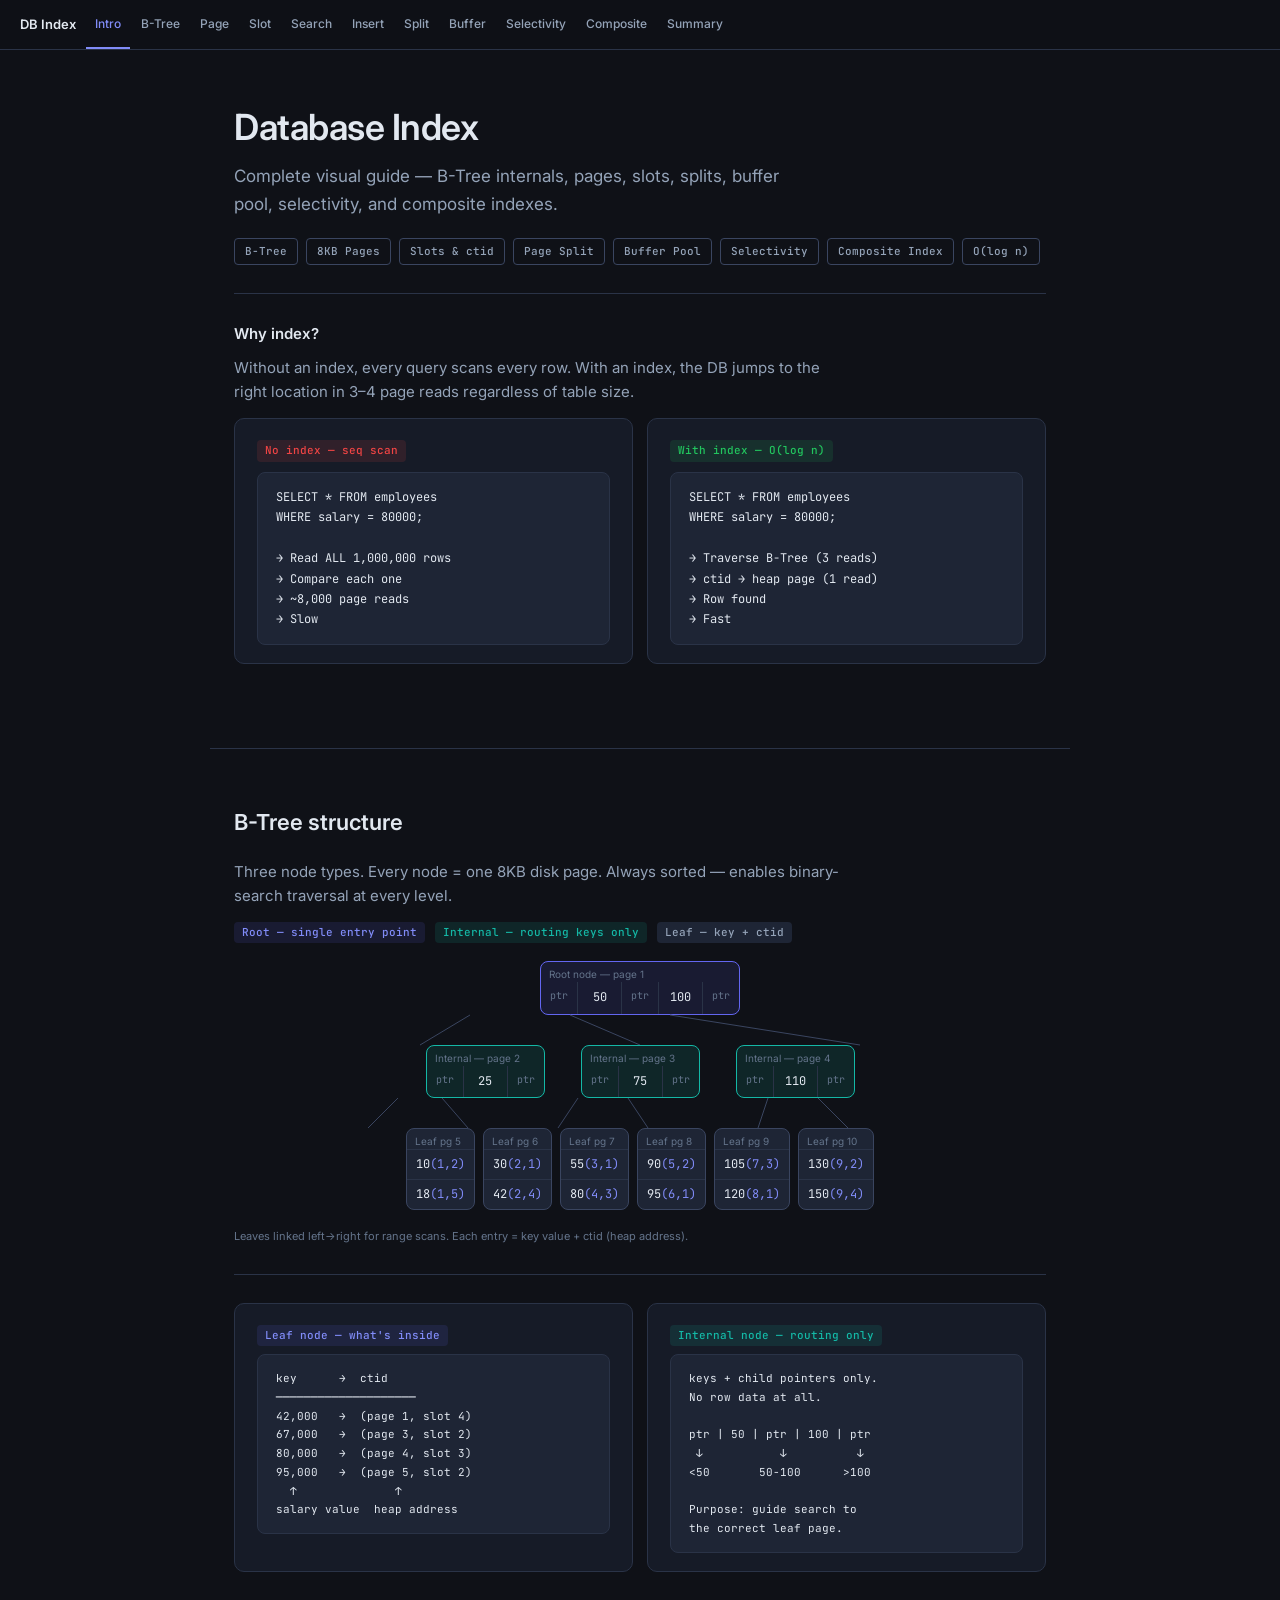
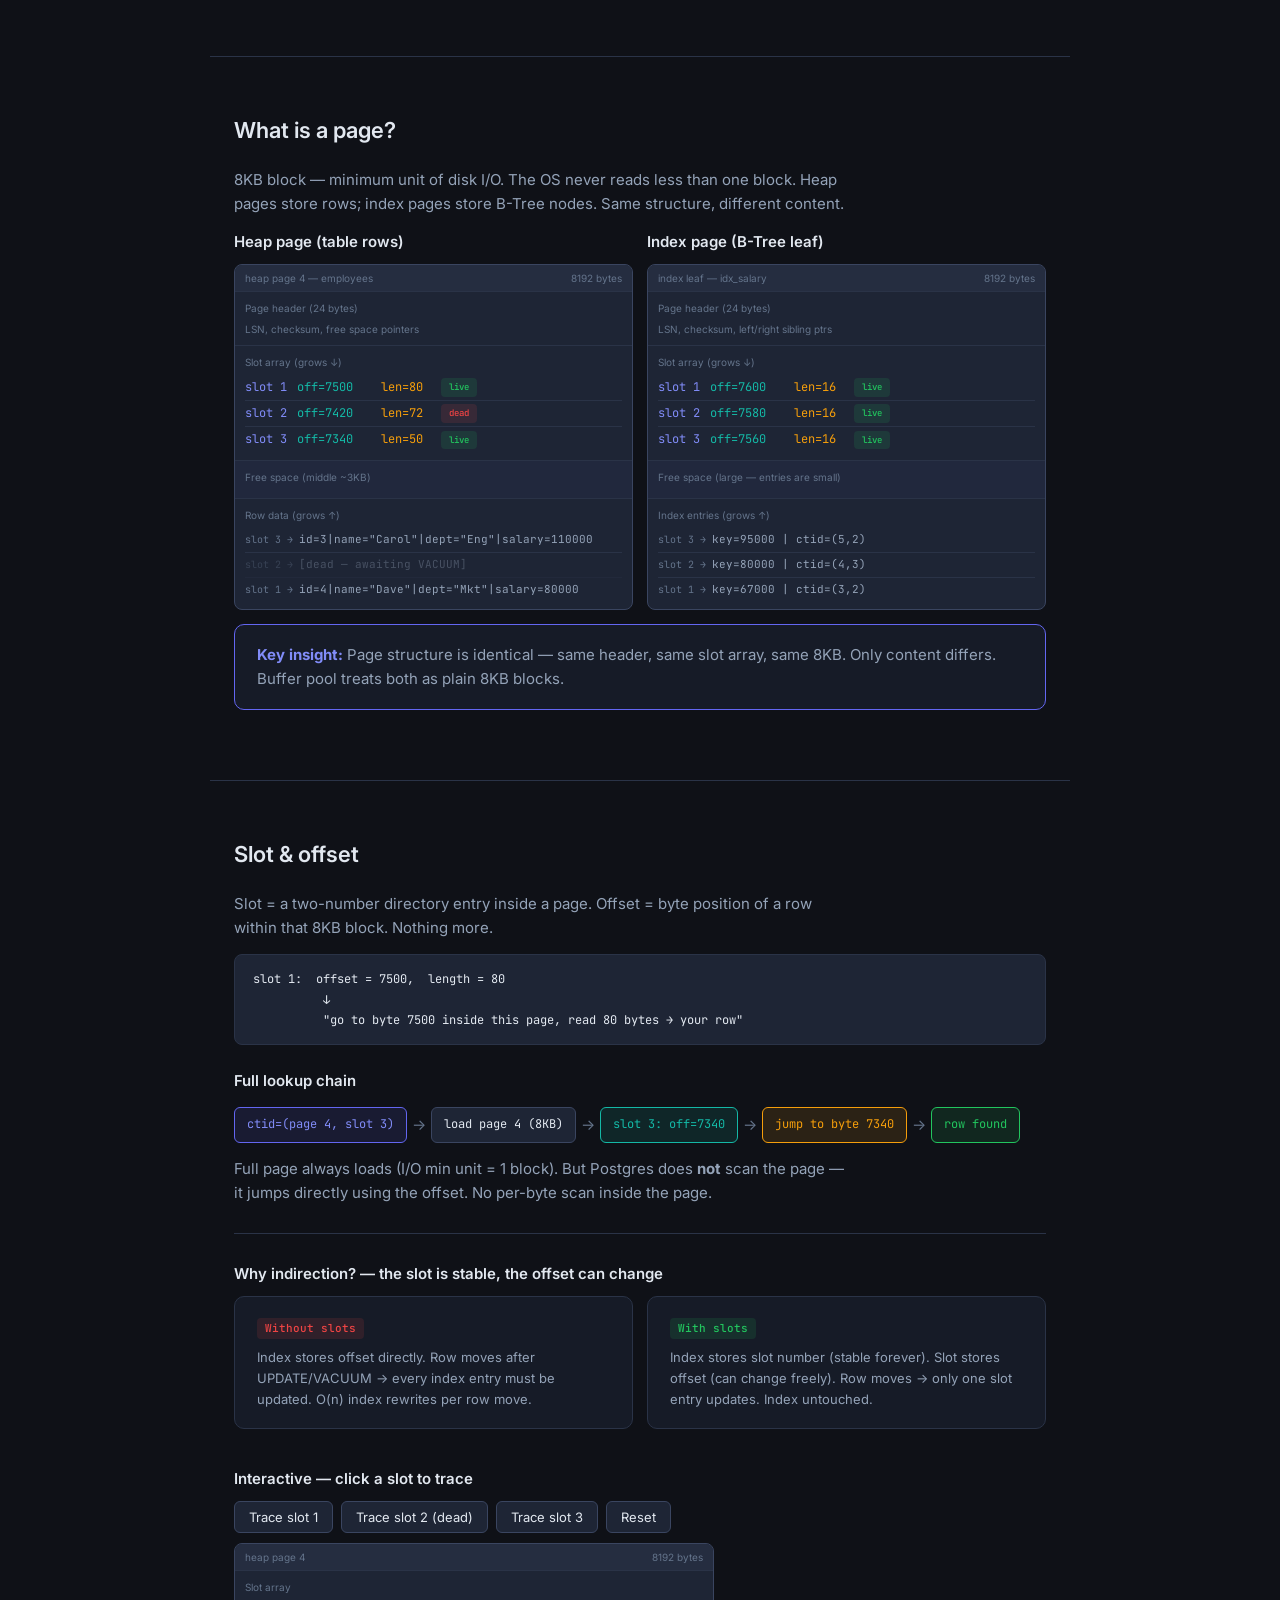
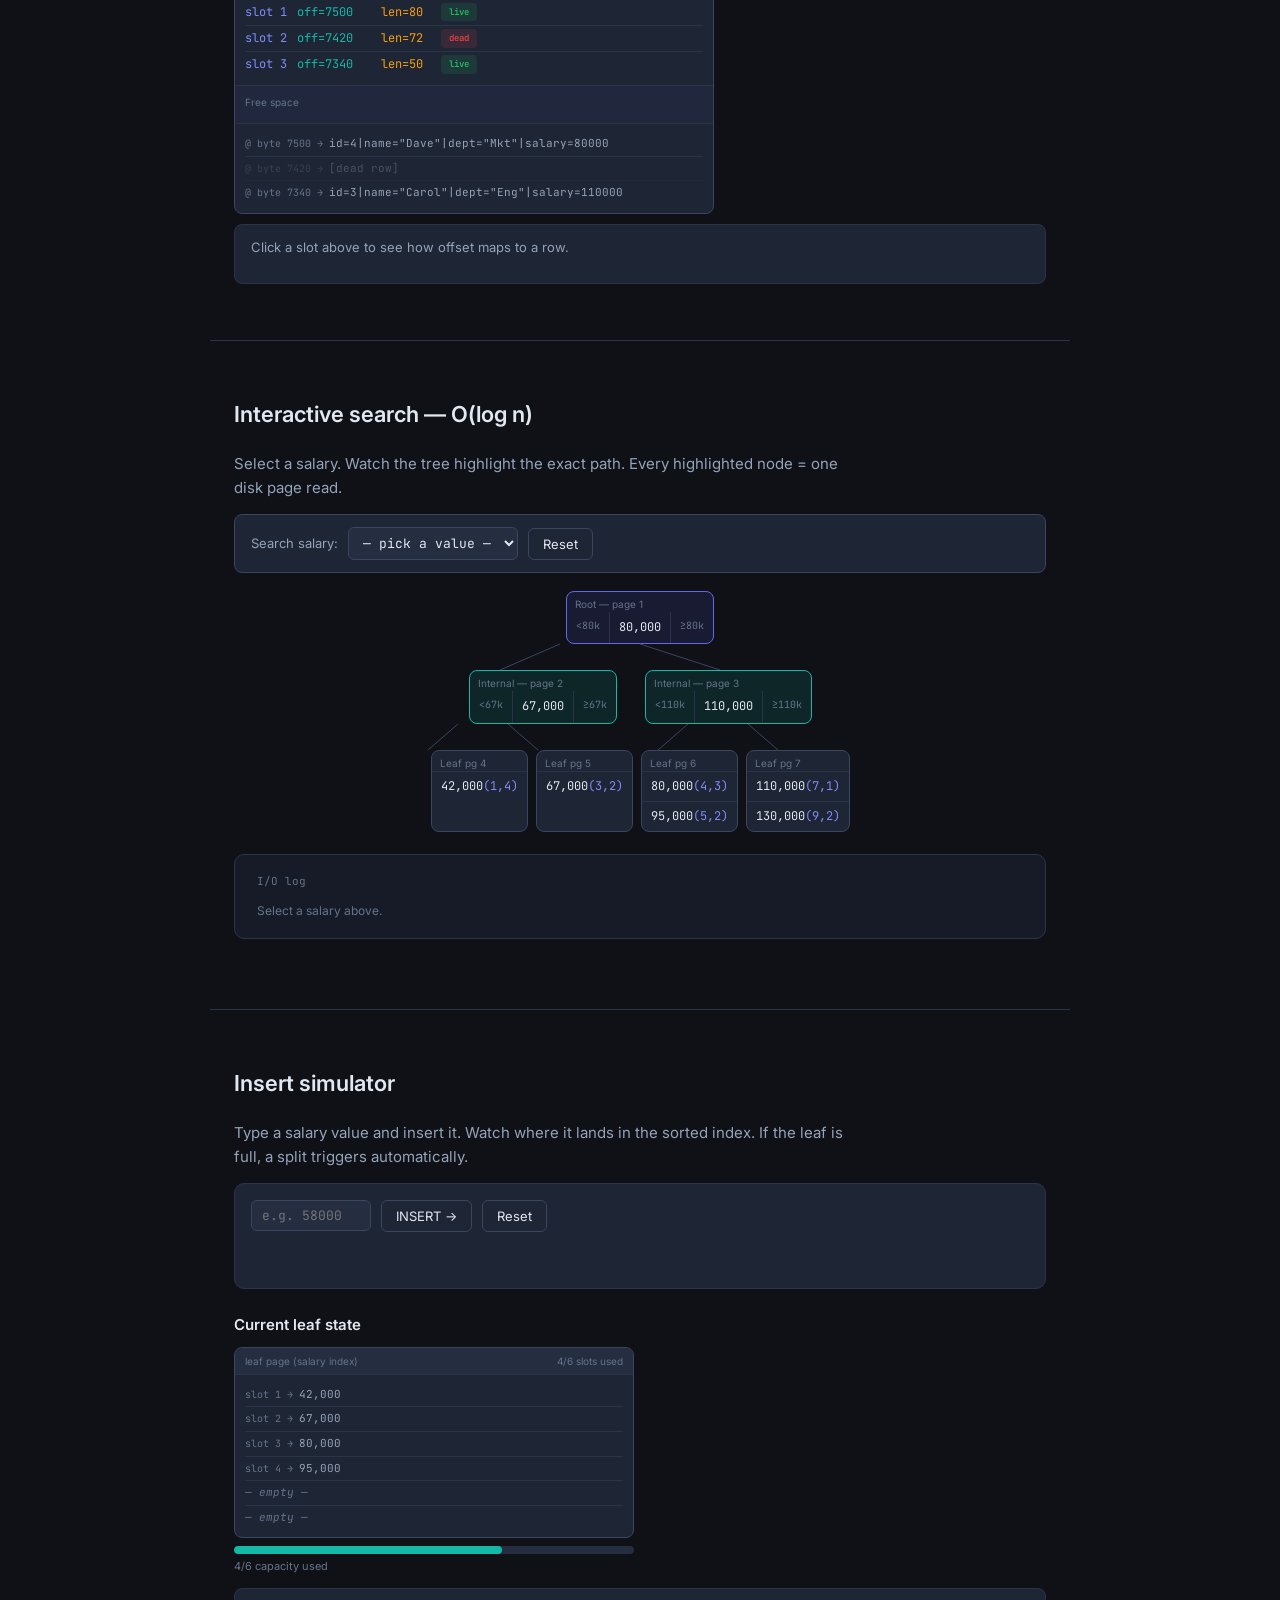
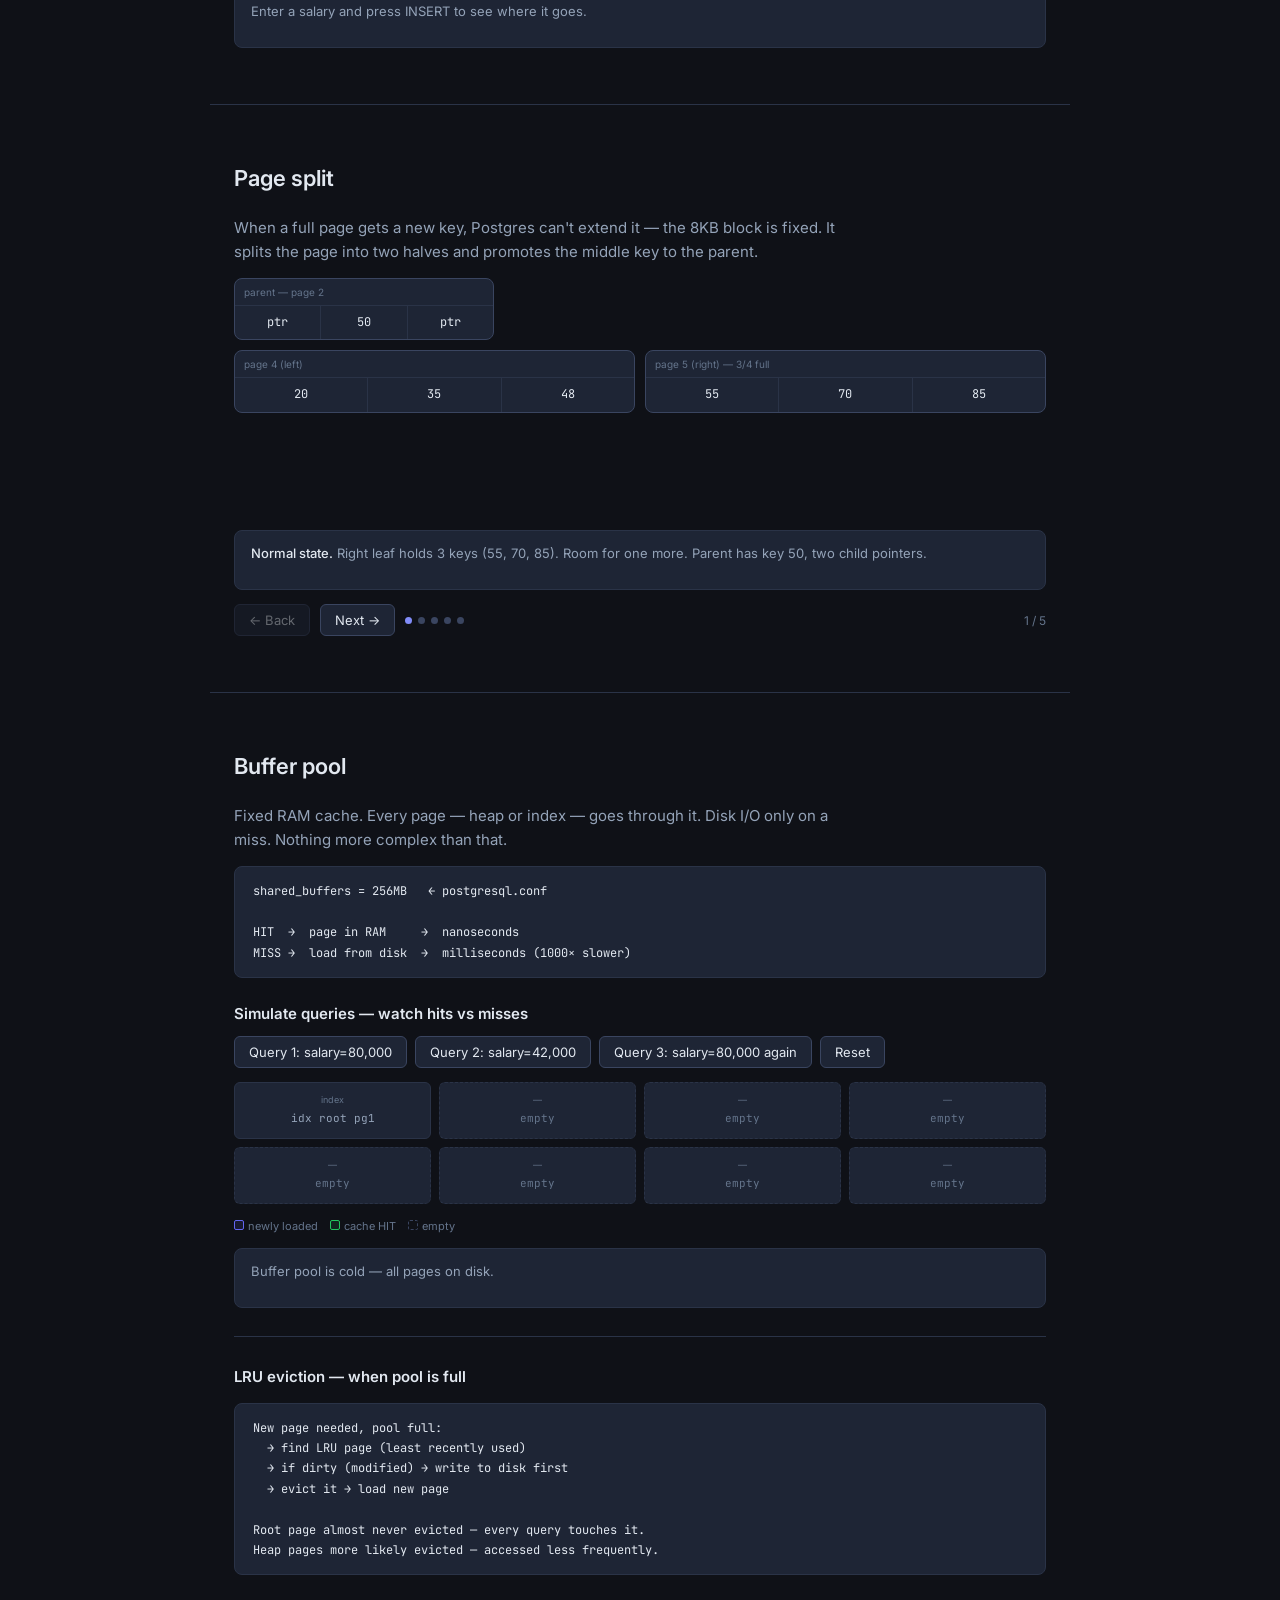
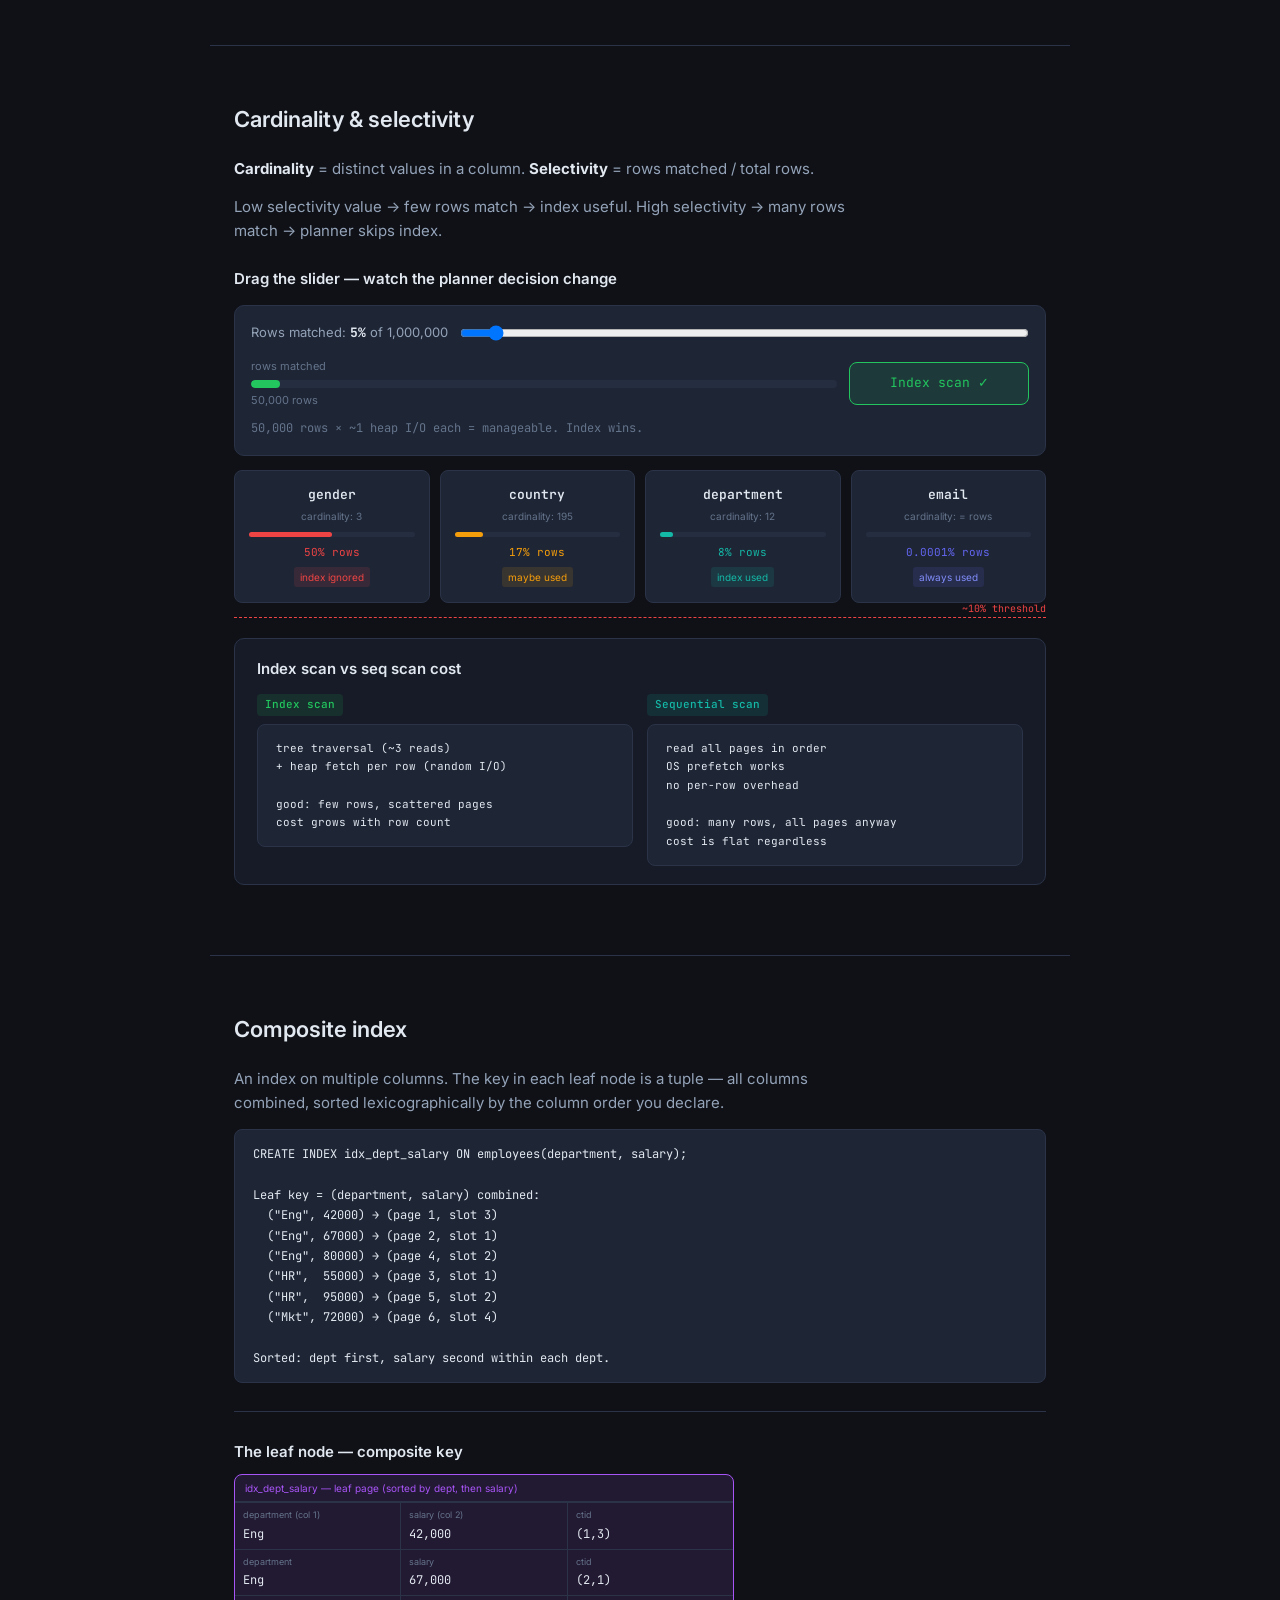
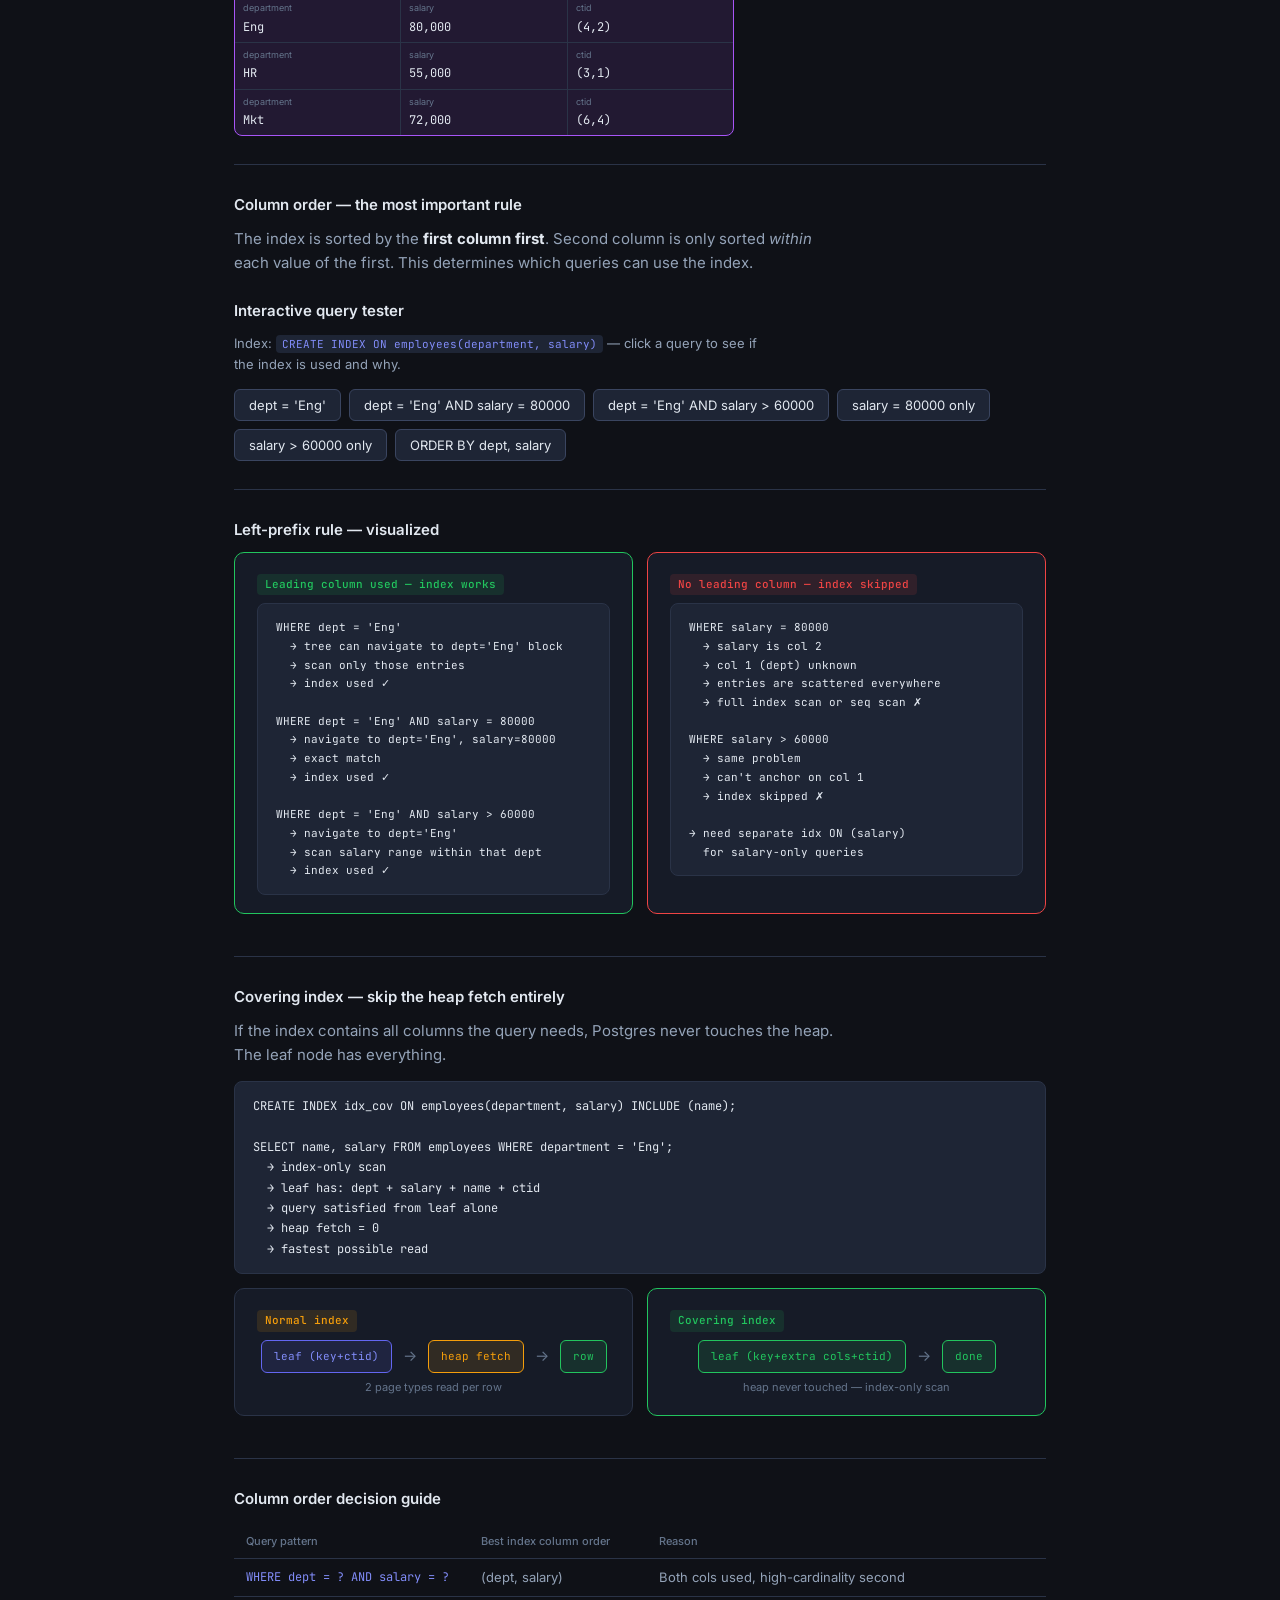
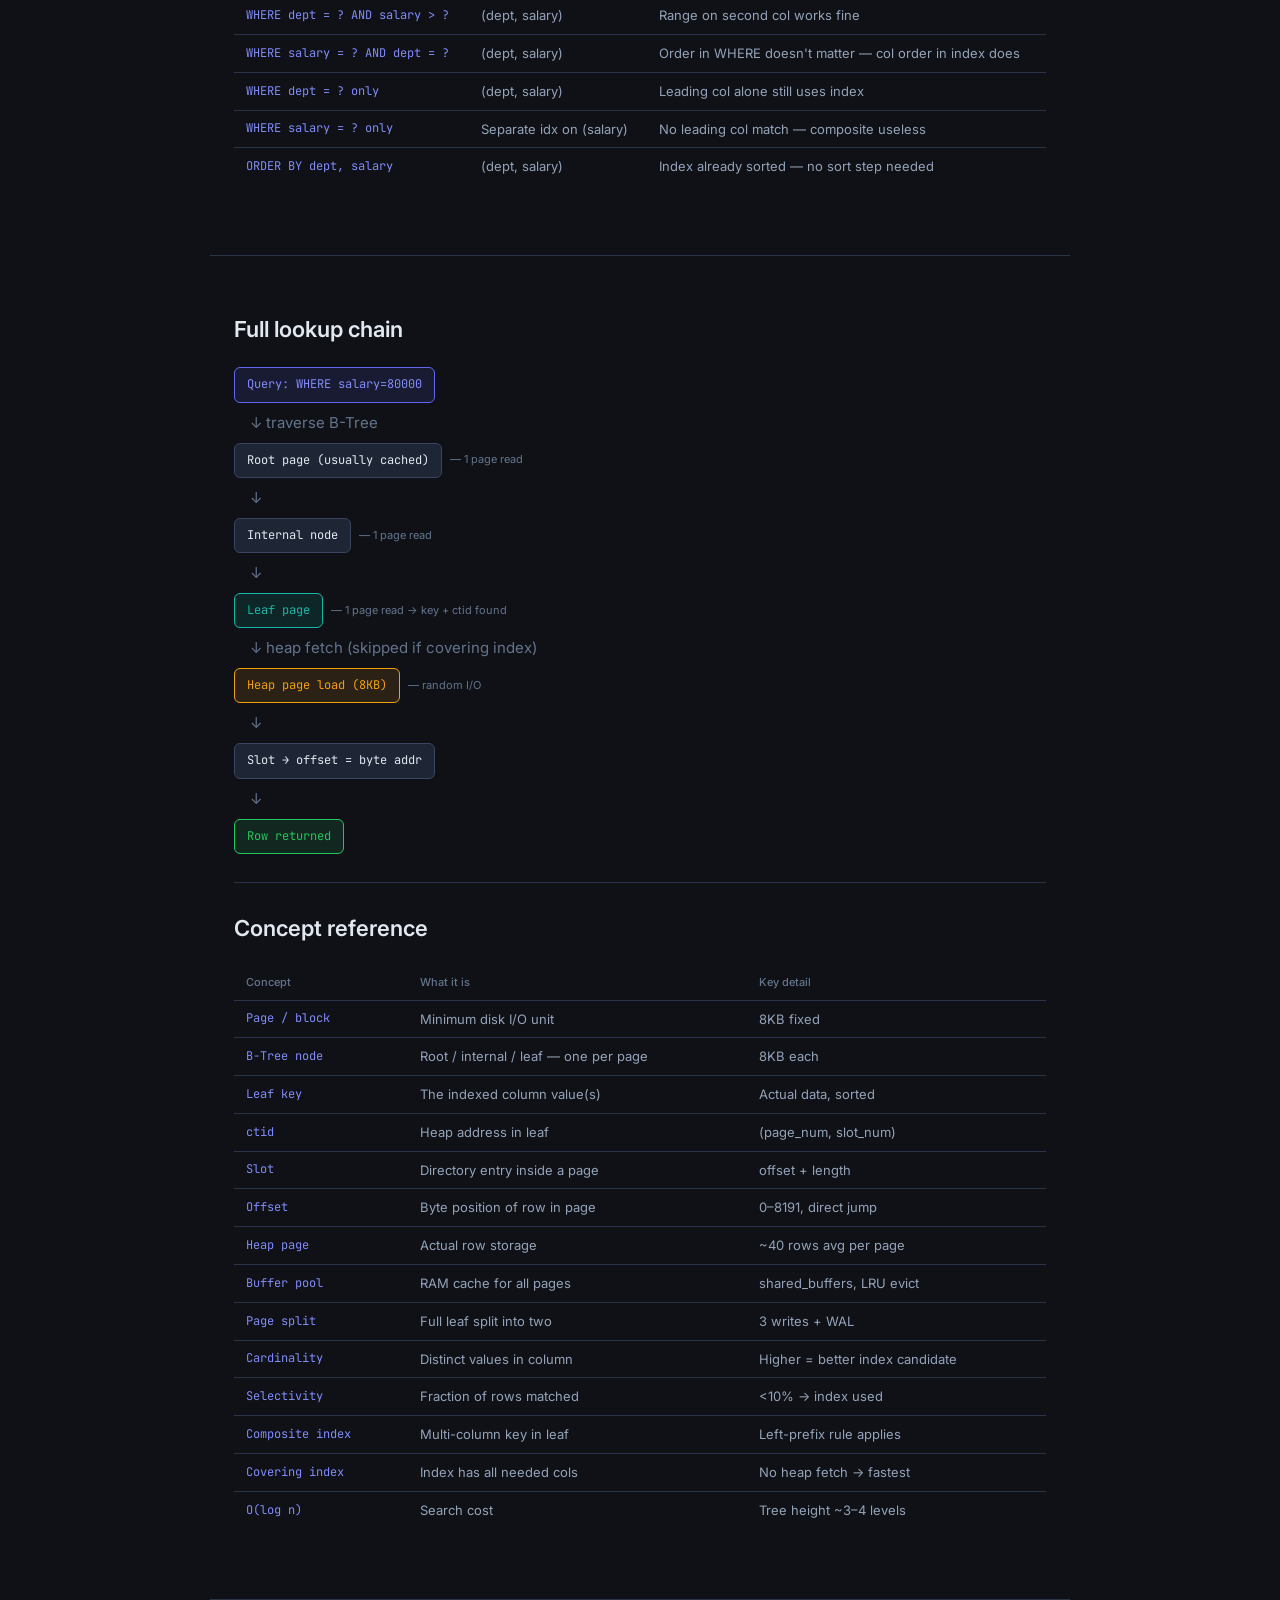
<file: index.html>
<!DOCTYPE html>
<html lang="en">
<head>
    <meta charset="UTF-8">
    <meta name="viewport" content="width=device-width, initial-scale=1.0">
    <title>Database Transaction Visual Simulator</title>
<style>
@import url('https://fonts.googleapis.com/css2?family=Inter:wght@400;500;600&family=JetBrains+Mono:wght@400;500&display=swap');
*,*::before,*::after{box-sizing:border-box;margin:0;padding:0}
:root{
  --bg:#0f1117;--bg2:#161b27;--bg3:#1e2535;--bg4:#252d40;
  --border:#2a3347;--border2:#3a4560;
  --text:#e2e8f0;--text2:#94a3b8;--text3:#64748b;
  --accent:#6366f1;--accent2:#818cf8;--accent-bg:rgba(99,102,241,0.12);
  --teal:#14b8a6;--teal-bg:rgba(20,184,166,0.12);
  --amber:#f59e0b;--amber-bg:rgba(245,158,11,0.12);
  --red:#ef4444;--red-bg:rgba(239,68,68,0.12);
  --green:#22c55e;--green-bg:rgba(34,197,94,0.12);
  --purple:#a855f7;--purple-bg:rgba(168,85,247,0.12);
  --mono:'JetBrains Mono',monospace;--sans:'Inter',sans-serif;
}
html{scroll-behavior:smooth}
body{font-family:var(--sans);background:var(--bg);color:var(--text);line-height:1.6;font-size:15px}

/* NAV */
nav{position:sticky;top:0;z-index:100;background:rgba(15,17,23,0.95);backdrop-filter:blur(12px);border-bottom:1px solid var(--border);padding:0 20px;display:flex;align-items:center;gap:2px;overflow-x:auto;white-space:nowrap}
nav a{color:var(--text2);text-decoration:none;font-size:12px;font-weight:500;padding:14px 9px;border-bottom:2px solid transparent;transition:color .2s,border-color .2s;flex-shrink:0}
nav a:hover{color:var(--text)}
nav a.active{color:var(--accent2);border-bottom-color:var(--accent2)}
.nav-logo{font-weight:600;font-size:13px;color:var(--text);margin-right:8px;padding:14px 0;flex-shrink:0}

/* LAYOUT */
.section{max-width:860px;margin:0 auto;padding:56px 24px;border-bottom:1px solid var(--border)}
.section:last-child{border-bottom:none}
h1{font-size:36px;font-weight:600;line-height:1.2;letter-spacing:-0.5px}
h2{font-size:22px;font-weight:600;margin-bottom:20px;color:var(--text)}
h3{font-size:15px;font-weight:600;margin-bottom:10px;color:var(--text);margin-top:24px}
h3:first-child{margin-top:0}
p{color:var(--text2);margin-bottom:14px;max-width:68ch}

/* CARDS */
.card{background:var(--bg2);border:1px solid var(--border);border-radius:10px;padding:18px 22px;margin-bottom:14px}
.card-row{display:grid;grid-template-columns:1fr 1fr;gap:14px;margin-bottom:14px}
@media(max-width:600px){.card-row{grid-template-columns:1fr}}

/* CODE */
pre,code{font-family:var(--mono);font-size:12px}
pre{background:var(--bg3);border:1px solid var(--border);border-radius:8px;padding:14px 18px;overflow-x:auto;color:var(--text);margin:14px 0;line-height:1.7}
code{background:var(--bg3);padding:2px 6px;border-radius:4px;font-size:11px;color:var(--accent2)}

/* BADGE */
.badge{display:inline-block;font-size:11px;font-weight:500;font-family:var(--mono);padding:2px 8px;border-radius:4px}
.badge-accent{background:var(--accent-bg);color:var(--accent2)}
.badge-teal{background:var(--teal-bg);color:var(--teal)}
.badge-amber{background:var(--amber-bg);color:var(--amber)}
.badge-red{background:var(--red-bg);color:var(--red)}
.badge-green{background:var(--green-bg);color:var(--green)}
.badge-purple{background:var(--purple-bg);color:var(--purple)}

.divider{border:none;border-top:1px solid var(--border);margin:28px 0}

/* TREE */
.tree-wrap{overflow-x:auto;padding-bottom:8px}
.tree{display:flex;flex-direction:column;align-items:center;min-width:580px}
.tree-level{display:flex;justify-content:center;gap:10px}
.node{border:1px solid var(--border2);border-radius:8px;background:var(--bg3);font-family:var(--mono);font-size:12px;overflow:hidden;transition:border-color .25s,background .25s,transform .15s}
.node.root-node{border-color:var(--accent);background:var(--accent-bg)}
.node.internal{border-color:var(--teal);background:var(--teal-bg)}
.node.leaf-node{border-color:var(--border2)}
.node.highlight{border-color:var(--amber);background:var(--amber-bg);transform:scale(1.02)}
.node.found{border-color:var(--green);background:var(--green-bg);transform:scale(1.02)}
.node-label{font-size:10px;color:var(--text3);padding:4px 8px 0;font-family:var(--sans)}
.node-cells{display:flex}
.node-cell{padding:6px 9px;border-right:1px solid var(--border);color:var(--text);text-align:center;min-width:44px}
.node-cell:last-child{border-right:none}
.node-cell.ptr{color:var(--text3);font-size:10px;min-width:30px}
.node-cell.active{color:var(--amber);font-weight:600}
.leaf-entry{display:flex;justify-content:space-between;padding:5px 9px;border-top:1px solid var(--border);font-size:12px}
.leaf-entry .lkey{color:var(--text)}
.leaf-entry .lptr{color:var(--accent2)}
.leaf-entry.found-entry{background:var(--green-bg)}
.leaf-entry.found-entry .lkey{color:var(--green);font-weight:600}
.leaf-entry.active-entry{background:var(--amber-bg)}
.leaf-entry.active-entry .lkey{color:var(--amber);font-weight:600}

/* PAGE VISUAL */
.page-visual{border:1px solid var(--border2);border-radius:8px;overflow:hidden;font-family:var(--mono);font-size:12px;background:var(--bg3)}
.phbar{background:var(--bg4);padding:5px 10px;border-bottom:1px solid var(--border);font-size:10px;color:var(--text3);font-family:var(--sans);display:flex;justify-content:space-between}
.psec{padding:8px 10px;border-bottom:1px solid var(--border)}
.psec:last-child{border-bottom:none}
.psec-lbl{font-size:10px;color:var(--text3);font-family:var(--sans);margin-bottom:5px}
.slot-row{display:flex;align-items:center;gap:8px;padding:3px 0;border-bottom:1px solid var(--border)}
.slot-row:last-child{border-bottom:none}
.sn{color:var(--accent2);min-width:44px}.so{color:var(--teal);min-width:76px}.sl{color:var(--amber);min-width:52px}
.rbytes{padding:3px 0;border-bottom:1px solid var(--border);color:var(--text2);font-size:11px}
.rbytes:last-child{border-bottom:none}
.rlbl{color:var(--text3);font-size:10px}

/* STEPPER */
.stepper-nav{display:flex;align-items:center;gap:10px;margin-top:14px}
.sdots{display:flex;gap:6px}
.sdot{width:7px;height:7px;border-radius:50%;background:var(--border2);transition:background .2s}
.sdot.on{background:var(--accent2)}
.sdot.done{background:var(--green)}
.step-info{background:var(--bg3);border:1px solid var(--border);border-radius:8px;padding:12px 16px;margin-top:12px;font-size:13px;color:var(--text2);line-height:1.6;min-height:60px}
.step-info strong{color:var(--text);font-weight:500}

/* BUTTONS */
button{background:var(--bg3);border:1px solid var(--border2);color:var(--text);padding:7px 14px;border-radius:6px;font-size:13px;font-family:var(--sans);cursor:pointer;transition:background .15s,border-color .15s}
button:hover{background:var(--bg4);border-color:var(--accent)}
button:disabled{opacity:.4;cursor:not-allowed}
button.active-btn{background:var(--accent-bg);border-color:var(--accent);color:var(--accent2)}

/* IO LOG */
.io-log{margin-top:10px}
.io-entry{display:flex;gap:8px;align-items:flex-start;padding:7px 0;border-bottom:1px solid var(--border);font-size:12px;animation:fadeUp .3s ease-out both}
.io-entry:last-child{border-bottom:none}
@keyframes fadeUp{from{opacity:0;transform:translateY(4px)}to{opacity:1;transform:none}}
.io-num{font-family:var(--mono);color:var(--text3);min-width:18px}
.io-desc{color:var(--text2);flex:1}
.io-sz{font-family:var(--mono);font-size:10px;color:var(--text3)}

/* SPLIT */
.split-scene{min-height:240px;margin-bottom:4px}
.sn-box{border:1px solid var(--border2);border-radius:8px;background:var(--bg3);font-family:var(--mono);font-size:12px;overflow:hidden;flex:1;min-width:130px}
.sn-box.full{border-color:var(--red);background:var(--red-bg)}
.sn-box.new-page{border-color:var(--green);background:var(--green-bg)}
.sn-box.updated{border-color:var(--teal);background:var(--teal-bg)}
.sn-hd{font-size:10px;color:var(--text3);padding:5px 9px;border-bottom:1px solid var(--border);font-family:var(--sans)}
.sn-hd.full{color:var(--red)}.sn-hd.new-page{color:var(--green)}.sn-hd.updated{color:var(--teal)}
.sn-cells{display:flex}
.sn-cell{flex:1;text-align:center;padding:7px 4px;border-right:1px solid var(--border);color:var(--text)}
.sn-cell:last-child{border-right:none}
.sn-cell.new{color:var(--accent2);font-weight:600}
.sn-cell.mid{color:var(--amber);font-weight:600}
.sn-cell.promoted{color:var(--green);font-weight:600}
.promote-arrow{display:flex;flex-direction:column;align-items:center;margin:5px 0}
.pa-h{width:0;height:0;border-left:5px solid transparent;border-right:5px solid transparent;border-bottom:7px solid var(--green)}
.pa-s{width:1px;height:18px;background:var(--green)}
.promote-lbl{font-size:11px;color:var(--green);font-family:var(--mono);text-align:center;margin-bottom:6px}

/* BUFFER POOL */
.bp-grid{display:grid;grid-template-columns:repeat(4,1fr);gap:8px;margin:14px 0}
@media(max-width:500px){.bp-grid{grid-template-columns:repeat(2,1fr)}}
.bp-slot{border:1px solid var(--border);border-radius:6px;padding:10px 8px;font-size:11px;font-family:var(--mono);background:var(--bg3);text-align:center;transition:all .3s}
.bp-slot .bp-type{font-size:9px;color:var(--text3);font-family:var(--sans);margin-bottom:3px}
.bp-slot .bp-name{color:var(--text2)}
.bp-slot.hot{border-color:var(--accent);background:var(--accent-bg)}
.bp-slot.hot .bp-name{color:var(--accent2)}
.bp-slot.empty{border-style:dashed}
.bp-slot.empty .bp-name{color:var(--text3)}
.bp-slot.hit{border-color:var(--green);background:var(--green-bg)}
.bp-slot.hit .bp-name{color:var(--green)}

/* SELECTIVITY */
.card-grid{display:grid;grid-template-columns:repeat(4,1fr);gap:10px;margin:14px 0}
@media(max-width:560px){.card-grid{grid-template-columns:repeat(2,1fr)}}
.crd-card{border:1px solid var(--border);border-radius:8px;background:var(--bg3);padding:14px;text-align:center}
.crd-col{font-size:13px;font-weight:600;color:var(--text);margin-bottom:3px;font-family:var(--mono)}
.crd-val{font-size:10px;color:var(--text3);margin-bottom:8px}
.crd-bt{height:5px;background:var(--bg4);border-radius:3px;margin-bottom:7px}
.crd-bf{height:100%;border-radius:3px}
.crd-sel{font-size:11px;font-family:var(--mono)}
.crd-verdict{font-size:10px;margin-top:5px;padding:2px 6px;border-radius:3px;display:inline-block}

/* TABLE */
table{width:100%;border-collapse:collapse;font-size:13px;margin:14px 0}
th{text-align:left;padding:8px 12px;color:var(--text3);font-weight:500;border-bottom:1px solid var(--border);font-size:11px}
td{padding:8px 12px;border-bottom:1px solid var(--border);color:var(--text2)}
tr:last-child td{border-bottom:none}
td:first-child{font-family:var(--mono);color:var(--accent2);font-size:12px}

/* CHAIN */
.chain{display:flex;align-items:center;flex-wrap:wrap;gap:0;margin:14px 0}
.cbox{background:var(--bg3);border:1px solid var(--border2);border-radius:6px;padding:7px 12px;font-size:12px;font-family:var(--mono);color:var(--text);text-align:center}
.cbox.ca{border-color:var(--accent);color:var(--accent2);background:var(--accent-bg)}
.cbox.ct{border-color:var(--teal);color:var(--teal);background:var(--teal-bg)}
.cbox.cam{border-color:var(--amber);color:var(--amber);background:var(--amber-bg)}
.cbox.cg{border-color:var(--green);color:var(--green);background:var(--green-bg)}
.cbox.cp{border-color:var(--purple);color:var(--purple);background:var(--purple-bg)}
.ca-arrow{color:var(--text3);padding:0 5px;font-size:15px}

/* RESULT */
.result-box{background:var(--green-bg);border:1px solid var(--green);border-radius:8px;padding:12px 16px;font-size:13px;color:var(--text);margin-top:12px;display:none}
.result-box.show{display:block}
.warn-box{background:var(--red-bg);border:1px solid var(--red);border-radius:8px;padding:12px 16px;font-size:13px;color:var(--text);margin-top:12px;display:none}
.warn-box.show{display:block}

/* COMPOSITE SPECIFIC */
.query-btn-row{display:flex;gap:8px;flex-wrap:wrap;margin-bottom:14px}
.comp-leaf{border:1px solid var(--purple);border-radius:8px;background:var(--purple-bg);font-family:var(--mono);font-size:12px;overflow:hidden;margin-bottom:10px}
.comp-leaf-hd{font-size:10px;color:var(--purple);padding:5px 10px;border-bottom:1px solid var(--border);font-family:var(--sans)}
.comp-entry{display:flex;gap:0;border-top:1px solid var(--border)}
.comp-entry:first-child{border-top:none}
.comp-col{padding:5px 8px;border-right:1px solid var(--border);flex:1}
.comp-col:last-child{border-right:none}
.comp-col-hd{font-size:9px;color:var(--text3);margin-bottom:2px;font-family:var(--sans)}
.comp-col-val{color:var(--text)}
.comp-col-val.match{color:var(--green);font-weight:600}
.comp-col-val.miss{color:var(--red);opacity:.6}
.scan-indicator{height:4px;border-radius:2px;margin-top:8px;transition:width .5s}

/* HERO TAGS */
.hero-tags{display:flex;gap:8px;flex-wrap:wrap;margin-top:20px}
.tag{font-size:11px;font-weight:500;font-family:var(--mono);padding:4px 10px;border-radius:4px;border:1px solid var(--border2);color:var(--text2)}

/* INSERT SIMULATOR */
.insert-demo{background:var(--bg3);border:1px solid var(--border);border-radius:10px;padding:16px;margin:14px 0}
.insert-val-input{background:var(--bg4);border:1px solid var(--border2);color:var(--text);padding:6px 10px;border-radius:6px;font-family:var(--mono);font-size:13px;width:120px}
.insert-log{margin-top:10px;font-size:12px;color:var(--text2);font-family:var(--mono);min-height:30px}

/* THRESHOLD */
.threshold{border-top:1px dashed var(--red);position:relative;margin:8px 0}
.threshold::after{content:'~10% threshold';position:absolute;right:0;top:-17px;font-size:10px;color:var(--red);font-family:var(--mono)}

/* SCROLL PROGRESS */
.progress-bar{position:fixed;top:0;left:0;height:2px;background:var(--accent);z-index:200;transition:width .1s;pointer-events:none}

/* TOOLTIP */
.tooltip{position:relative;display:inline-block}
.tooltip .tip{visibility:hidden;background:var(--bg4);color:var(--text);font-size:11px;border-radius:5px;padding:5px 9px;position:absolute;bottom:125%;left:50%;transform:translateX(-50%);white-space:nowrap;border:1px solid var(--border2);z-index:50;font-family:var(--sans)}
.tooltip:hover .tip{visibility:visible}
</style>
</head>
<body>

<div class="progress-bar" id="progress"></div>

<nav>
  <span class="nav-logo">DB Index</span>
  <a href="#intro">Intro</a>
  <a href="#btree">B-Tree</a>
  <a href="#page">Page</a>
  <a href="#slot">Slot</a>
  <a href="#search">Search</a>
  <a href="#insert">Insert</a>
  <a href="#split">Split</a>
  <a href="#buffer">Buffer</a>
  <a href="#selectivity">Selectivity</a>
  <a href="#composite">Composite</a>
  <a href="#summary">Summary</a>
</nav>

<!-- INTRO -->
<section class="section" id="intro">
  <h1>Database Index</h1>
  <p style="font-size:17px;color:var(--text2);margin-top:14px;max-width:52ch">Complete visual guide — B-Tree internals, pages, slots, splits, buffer pool, selectivity, and composite indexes.</p>
  <div class="hero-tags">
    <span class="tag">B-Tree</span><span class="tag">8KB Pages</span><span class="tag">Slots & ctid</span>
    <span class="tag">Page Split</span><span class="tag">Buffer Pool</span><span class="tag">Selectivity</span>
    <span class="tag">Composite Index</span><span class="tag">O(log n)</span>
  </div>
  <hr class="divider">
  <h3>Why index?</h3>
  <p>Without an index, every query scans every row. With an index, the DB jumps to the right location in 3–4 page reads regardless of table size.</p>
  <div class="card-row">
    <div class="card">
      <div class="badge badge-red" style="margin-bottom:10px">No index — seq scan</div>
      <pre style="margin:0">SELECT * FROM employees
WHERE salary = 80000;

→ Read ALL 1,000,000 rows
→ Compare each one
→ ~8,000 page reads
→ Slow</pre>
    </div>
    <div class="card">
      <div class="badge badge-green" style="margin-bottom:10px">With index — O(log n)</div>
      <pre style="margin:0">SELECT * FROM employees
WHERE salary = 80000;

→ Traverse B-Tree (3 reads)
→ ctid → heap page (1 read)
→ Row found
→ Fast</pre>
    </div>
  </div>
</section>

<!-- BTREE -->
<section class="section" id="btree">
  <h2>B-Tree structure</h2>
  <p>Three node types. Every node = one 8KB disk page. Always sorted — enables binary-search traversal at every level.</p>
  <div style="display:flex;gap:10px;flex-wrap:wrap;margin-bottom:18px">
    <span class="badge badge-accent">Root — single entry point</span>
    <span class="badge badge-teal">Internal — routing keys only</span>
    <span class="badge" style="background:var(--bg3);color:var(--text2)">Leaf — key + ctid</span>
  </div>
  <div class="tree-wrap">
    <div class="tree">
      <div class="tree-level">
        <div class="node root-node">
          <div class="node-label">Root node — page 1</div>
          <div class="node-cells">
            <div class="node-cell ptr">ptr</div><div class="node-cell">50</div>
            <div class="node-cell ptr">ptr</div><div class="node-cell">100</div>
            <div class="node-cell ptr">ptr</div>
          </div>
        </div>
      </div>
      <svg width="600" height="30" style="overflow:visible">
        <line x1="130" y1="0" x2="80" y2="30" stroke="#3a4560" stroke-width="1"/>
        <line x1="230" y1="0" x2="300" y2="30" stroke="#3a4560" stroke-width="1"/>
        <line x1="330" y1="0" x2="520" y2="30" stroke="#3a4560" stroke-width="1"/>
      </svg>
      <div class="tree-level" style="gap:36px">
        <div class="node internal"><div class="node-label">Internal — page 2</div><div class="node-cells"><div class="node-cell ptr">ptr</div><div class="node-cell">25</div><div class="node-cell ptr">ptr</div></div></div>
        <div class="node internal"><div class="node-label">Internal — page 3</div><div class="node-cells"><div class="node-cell ptr">ptr</div><div class="node-cell">75</div><div class="node-cell ptr">ptr</div></div></div>
        <div class="node internal"><div class="node-label">Internal — page 4</div><div class="node-cells"><div class="node-cell ptr">ptr</div><div class="node-cell">110</div><div class="node-cell ptr">ptr</div></div></div>
      </div>
      <svg width="600" height="30" style="overflow:visible">
        <line x1="58" y1="0" x2="28" y2="30" stroke="#3a4560" stroke-width="1"/>
        <line x1="102" y1="0" x2="128" y2="30" stroke="#3a4560" stroke-width="1"/>
        <line x1="238" y1="0" x2="218" y2="30" stroke="#3a4560" stroke-width="1"/>
        <line x1="288" y1="0" x2="308" y2="30" stroke="#3a4560" stroke-width="1"/>
        <line x1="428" y1="0" x2="418" y2="30" stroke="#3a4560" stroke-width="1"/>
        <line x1="478" y1="0" x2="508" y2="30" stroke="#3a4560" stroke-width="1"/>
      </svg>
      <div class="tree-level" style="gap:8px">
        <div class="node leaf-node"><div class="node-label">Leaf pg 5</div><div class="leaf-entry"><span class="lkey">10</span><span class="lptr">(1,2)</span></div><div class="leaf-entry"><span class="lkey">18</span><span class="lptr">(1,5)</span></div></div>
        <div class="node leaf-node"><div class="node-label">Leaf pg 6</div><div class="leaf-entry"><span class="lkey">30</span><span class="lptr">(2,1)</span></div><div class="leaf-entry"><span class="lkey">42</span><span class="lptr">(2,4)</span></div></div>
        <div class="node leaf-node"><div class="node-label">Leaf pg 7</div><div class="leaf-entry"><span class="lkey">55</span><span class="lptr">(3,1)</span></div><div class="leaf-entry"><span class="lkey">80</span><span class="lptr">(4,3)</span></div></div>
        <div class="node leaf-node"><div class="node-label">Leaf pg 8</div><div class="leaf-entry"><span class="lkey">90</span><span class="lptr">(5,2)</span></div><div class="leaf-entry"><span class="lkey">95</span><span class="lptr">(6,1)</span></div></div>
        <div class="node leaf-node"><div class="node-label">Leaf pg 9</div><div class="leaf-entry"><span class="lkey">105</span><span class="lptr">(7,3)</span></div><div class="leaf-entry"><span class="lkey">120</span><span class="lptr">(8,1)</span></div></div>
        <div class="node leaf-node"><div class="node-label">Leaf pg 10</div><div class="leaf-entry"><span class="lkey">130</span><span class="lptr">(9,2)</span></div><div class="leaf-entry"><span class="lkey">150</span><span class="lptr">(9,4)</span></div></div>
      </div>
    </div>
  </div>
  <div style="font-size:11px;color:var(--text3);margin-top:10px">Leaves linked left→right for range scans. Each entry = key value + ctid (heap address).</div>
  <hr class="divider">
  <div class="card-row">
    <div class="card">
      <div class="badge badge-accent" style="margin-bottom:8px">Leaf node — what's inside</div>
      <pre style="margin:0;font-size:11px">key      →  ctid
────────────────────
42,000   →  (page 1, slot 4)
67,000   →  (page 3, slot 2)
80,000   →  (page 4, slot 3)
95,000   →  (page 5, slot 2)
  ↑              ↑
salary value  heap address</pre>
    </div>
    <div class="card">
      <div class="badge badge-teal" style="margin-bottom:8px">Internal node — routing only</div>
      <pre style="margin:0;font-size:11px">keys + child pointers only.
No row data at all.

ptr | 50 | ptr | 100 | ptr
 ↓           ↓          ↓
&lt;50       50-100      &gt;100

Purpose: guide search to
the correct leaf page.</pre>
    </div>
  </div>
</section>

<!-- PAGE -->
<section class="section" id="page">
  <h2>What is a page?</h2>
  <p>8KB block — minimum unit of disk I/O. The OS never reads less than one block. Heap pages store rows; index pages store B-Tree nodes. Same structure, different content.</p>
  <div class="card-row">
    <div>
      <h3>Heap page (table rows)</h3>
      <div class="page-visual">
        <div class="phbar"><span>heap page 4 — employees</span><span>8192 bytes</span></div>
        <div class="psec"><div class="psec-lbl">Page header (24 bytes)</div><div style="font-size:10px;color:var(--text3);font-family:var(--sans)">LSN, checksum, free space pointers</div></div>
        <div class="psec"><div class="psec-lbl">Slot array (grows ↓)</div>
          <div class="slot-row"><span class="sn">slot 1</span><span class="so">off=7500</span><span class="sl">len=80</span><span class="badge badge-green" style="font-size:9px">live</span></div>
          <div class="slot-row"><span class="sn">slot 2</span><span class="so">off=7420</span><span class="sl">len=72</span><span class="badge badge-red" style="font-size:9px">dead</span></div>
          <div class="slot-row"><span class="sn">slot 3</span><span class="so">off=7340</span><span class="sl">len=50</span><span class="badge badge-green" style="font-size:9px">live</span></div>
        </div>
        <div class="psec" style="background:rgba(99,102,241,0.04)"><div class="psec-lbl">Free space (middle ~3KB)</div></div>
        <div class="psec"><div class="psec-lbl">Row data (grows ↑)</div>
          <div class="rbytes"><span class="rlbl">slot 3 → </span>id=3|name="Carol"|dept="Eng"|salary=110000</div>
          <div class="rbytes" style="opacity:.35"><span class="rlbl">slot 2 → </span>[dead — awaiting VACUUM]</div>
          <div class="rbytes"><span class="rlbl">slot 1 → </span>id=4|name="Dave"|dept="Mkt"|salary=80000</div>
        </div>
      </div>
    </div>
    <div>
      <h3>Index page (B-Tree leaf)</h3>
      <div class="page-visual">
        <div class="phbar"><span>index leaf — idx_salary</span><span>8192 bytes</span></div>
        <div class="psec"><div class="psec-lbl">Page header (24 bytes)</div><div style="font-size:10px;color:var(--text3);font-family:var(--sans)">LSN, checksum, left/right sibling ptrs</div></div>
        <div class="psec"><div class="psec-lbl">Slot array (grows ↓)</div>
          <div class="slot-row"><span class="sn">slot 1</span><span class="so">off=7600</span><span class="sl">len=16</span><span class="badge badge-green" style="font-size:9px">live</span></div>
          <div class="slot-row"><span class="sn">slot 2</span><span class="so">off=7580</span><span class="sl">len=16</span><span class="badge badge-green" style="font-size:9px">live</span></div>
          <div class="slot-row"><span class="sn">slot 3</span><span class="so">off=7560</span><span class="sl">len=16</span><span class="badge badge-green" style="font-size:9px">live</span></div>
        </div>
        <div class="psec" style="background:rgba(99,102,241,0.04)"><div class="psec-lbl">Free space (large — entries are small)</div></div>
        <div class="psec"><div class="psec-lbl">Index entries (grows ↑)</div>
          <div class="rbytes"><span class="rlbl">slot 3 → </span>key=95000 | ctid=(5,2)</div>
          <div class="rbytes"><span class="rlbl">slot 2 → </span>key=80000 | ctid=(4,3)</div>
          <div class="rbytes"><span class="rlbl">slot 1 → </span>key=67000 | ctid=(3,2)</div>
        </div>
      </div>
    </div>
  </div>
  <div class="card" style="border-color:var(--accent)">
    <strong style="color:var(--accent2)">Key insight:</strong> <span style="color:var(--text2)">Page structure is identical — same header, same slot array, same 8KB. Only content differs. Buffer pool treats both as plain 8KB blocks.</span>
  </div>
</section>

<!-- SLOT -->
<section class="section" id="slot">
  <h2>Slot & offset</h2>
  <p>Slot = a two-number directory entry inside a page. Offset = byte position of a row within that 8KB block. Nothing more.</p>
  <pre>slot 1:  offset = 7500,  length = 80
          ↓
          "go to byte 7500 inside this page, read 80 bytes → your row"</pre>
  <h3>Full lookup chain</h3>
  <div class="chain">
    <div class="cbox ca">ctid=(page 4, slot 3)</div><span class="ca-arrow">→</span>
    <div class="cbox">load page 4 (8KB)</div><span class="ca-arrow">→</span>
    <div class="cbox ct">slot 3: off=7340</div><span class="ca-arrow">→</span>
    <div class="cbox cam">jump to byte 7340</div><span class="ca-arrow">→</span>
    <div class="cbox cg">row found</div>
  </div>
  <p>Full page always loads (I/O min unit = 1 block). But Postgres does <strong>not</strong> scan the page — it jumps directly using the offset. No per-byte scan inside the page.</p>
  <hr class="divider">
  <h3>Why indirection? — the slot is stable, the offset can change</h3>
  <div class="card-row">
    <div class="card">
      <div class="badge badge-red" style="margin-bottom:8px">Without slots</div>
      <p style="margin:0;font-size:13px">Index stores offset directly. Row moves after UPDATE/VACUUM → every index entry must be updated. O(n) index rewrites per row move.</p>
    </div>
    <div class="card">
      <div class="badge badge-green" style="margin-bottom:8px">With slots</div>
      <p style="margin:0;font-size:13px">Index stores slot number (stable forever). Slot stores offset (can change freely). Row moves → only one slot entry updates. Index untouched.</p>
    </div>
  </div>
  <h3>Interactive — click a slot to trace</h3>
  <div style="display:flex;gap:8px;flex-wrap:wrap;margin-bottom:10px">
    <button onclick="traceSlot(1)">Trace slot 1</button>
    <button onclick="traceSlot(2)">Trace slot 2 (dead)</button>
    <button onclick="traceSlot(3)">Trace slot 3</button>
    <button onclick="traceSlot(0)">Reset</button>
  </div>
  <div class="page-visual" style="max-width:480px">
    <div class="phbar"><span>heap page 4</span><span>8192 bytes</span></div>
    <div class="psec"><div class="psec-lbl">Slot array</div>
      <div class="slot-row" id="slotrow1" style="transition:background .2s"><span class="sn">slot 1</span><span class="so">off=7500</span><span class="sl">len=80</span><span class="badge badge-green" style="font-size:9px">live</span></div>
      <div class="slot-row" id="slotrow2" style="transition:background .2s"><span class="sn">slot 2</span><span class="so">off=7420</span><span class="sl">len=72</span><span class="badge badge-red" style="font-size:9px">dead</span></div>
      <div class="slot-row" id="slotrow3" style="transition:background .2s"><span class="sn">slot 3</span><span class="so">off=7340</span><span class="sl">len=50</span><span class="badge badge-green" style="font-size:9px">live</span></div>
    </div>
    <div class="psec" style="background:rgba(99,102,241,0.04)"><div class="psec-lbl">Free space</div></div>
    <div class="psec">
      <div class="rbytes" id="rowbytes1" style="transition:background .2s"><span class="rlbl">@ byte 7500 → </span>id=4|name="Dave"|dept="Mkt"|salary=80000</div>
      <div class="rbytes" id="rowbytes2" style="transition:background .2s;opacity:.35"><span class="rlbl">@ byte 7420 → </span>[dead row]</div>
      <div class="rbytes" id="rowbytes3" style="transition:background .2s"><span class="rlbl">@ byte 7340 → </span>id=3|name="Carol"|dept="Eng"|salary=110000</div>
    </div>
  </div>
  <div class="step-info" id="slot-trace-info" style="margin-top:10px">Click a slot above to see how offset maps to a row.</div>
</section>

<!-- SEARCH -->
<section class="section" id="search">
  <h2>Interactive search — O(log n)</h2>
  <p>Select a salary. Watch the tree highlight the exact path. Every highlighted node = one disk page read.</p>
  <div style="background:var(--bg3);border:1px solid var(--border2);border-radius:8px;padding:12px 16px;display:flex;gap:10px;align-items:center;margin-bottom:18px;flex-wrap:wrap">
    <label style="font-size:13px;color:var(--text2)">Search salary:</label>
    <select id="search-val" onchange="doSearch(this.value)" style="background:var(--bg4);border:1px solid var(--border2);color:var(--text);padding:6px 10px;border-radius:6px;font-family:var(--mono);font-size:13px;cursor:pointer">
      <option value="">— pick a value —</option>
      <option value="42000">42,000</option>
      <option value="67000">67,000</option>
      <option value="80000">80,000</option>
      <option value="95000">95,000</option>
      <option value="110000">110,000</option>
      <option value="130000">130,000</option>
    </select>
    <button onclick="document.getElementById('search-val').value='';clearSearch()">Reset</button>
  </div>
  <div class="tree-wrap">
    <div class="tree">
      <div class="tree-level">
        <div class="node root-node" id="sn-root">
          <div class="node-label">Root — page 1</div>
          <div class="node-cells">
            <div class="node-cell ptr" id="sp-l">&lt;80k</div>
            <div class="node-cell" id="sk-80">80,000</div>
            <div class="node-cell ptr" id="sp-r">≥80k</div>
          </div>
        </div>
      </div>
      <svg width="400" height="26" style="overflow:visible">
        <line x1="120" y1="0" x2="60" y2="26" stroke="#3a4560" stroke-width="1"/>
        <line x1="200" y1="0" x2="280" y2="26" stroke="#3a4560" stroke-width="1"/>
      </svg>
      <div class="tree-level" style="gap:28px">
        <div class="node internal" id="sn-left"><div class="node-label">Internal — page 2</div><div class="node-cells"><div class="node-cell ptr">&lt;67k</div><div class="node-cell">67,000</div><div class="node-cell ptr">≥67k</div></div></div>
        <div class="node internal" id="sn-right"><div class="node-label">Internal — page 3</div><div class="node-cells"><div class="node-cell ptr">&lt;110k</div><div class="node-cell">110,000</div><div class="node-cell ptr">≥110k</div></div></div>
      </div>
      <svg width="480" height="26" style="overflow:visible">
        <line x1="58" y1="0" x2="28" y2="26" stroke="#3a4560" stroke-width="1"/>
        <line x1="108" y1="0" x2="138" y2="26" stroke="#3a4560" stroke-width="1"/>
        <line x1="288" y1="0" x2="258" y2="26" stroke="#3a4560" stroke-width="1"/>
        <line x1="348" y1="0" x2="378" y2="26" stroke="#3a4560" stroke-width="1"/>
      </svg>
      <div class="tree-level" style="gap:8px">
        <div class="node leaf-node" id="sn-la"><div class="node-label">Leaf pg 4</div><div class="leaf-entry" id="le-42"><span class="lkey">42,000</span><span class="lptr">(1,4)</span></div></div>
        <div class="node leaf-node" id="sn-lb"><div class="node-label">Leaf pg 5</div><div class="leaf-entry" id="le-67"><span class="lkey">67,000</span><span class="lptr">(3,2)</span></div></div>
        <div class="node leaf-node" id="sn-lc"><div class="node-label">Leaf pg 6</div><div class="leaf-entry" id="le-80"><span class="lkey">80,000</span><span class="lptr">(4,3)</span></div><div class="leaf-entry" id="le-95"><span class="lkey">95,000</span><span class="lptr">(5,2)</span></div></div>
        <div class="node leaf-node" id="sn-ld"><div class="node-label">Leaf pg 7</div><div class="leaf-entry" id="le-110"><span class="lkey">110,000</span><span class="lptr">(7,1)</span></div><div class="leaf-entry" id="le-130"><span class="lkey">130,000</span><span class="lptr">(9,2)</span></div></div>
      </div>
    </div>
  </div>
  <div class="card" style="margin-top:14px">
    <div style="font-size:11px;color:var(--text3);margin-bottom:8px;font-family:var(--mono)">I/O log</div>
    <div class="io-log" id="io-log"><div style="color:var(--text3);font-size:12px">Select a salary above.</div></div>
  </div>
  <div class="result-box" id="result-box"></div>
</section>

<!-- INSERT SIMULATOR -->
<section class="section" id="insert">
  <h2>Insert simulator</h2>
  <p>Type a salary value and insert it. Watch where it lands in the sorted index. If the leaf is full, a split triggers automatically.</p>
  <div class="insert-demo">
    <div style="display:flex;gap:10px;align-items:center;flex-wrap:wrap">
      <input class="insert-val-input" type="number" id="insert-val" placeholder="e.g. 58000" min="1" max="200000" step="1000">
      <button onclick="doInsert()">INSERT →</button>
      <button onclick="resetInsert()">Reset</button>
    </div>
    <div class="insert-log" id="insert-log"></div>
  </div>
  <h3>Current leaf state</h3>
  <div id="insert-leaf-display"></div>
  <div class="step-info" id="insert-step-info">Enter a salary and press INSERT to see where it goes.</div>
</section>

<!-- SPLIT -->
<section class="section" id="split">
  <h2>Page split</h2>
  <p>When a full page gets a new key, Postgres can't extend it — the 8KB block is fixed. It splits the page into two halves and promotes the middle key to the parent.</p>
  <div class="split-scene" id="split-scene"></div>
  <div class="step-info" id="split-info"></div>
  <div class="stepper-nav">
    <button id="sp-prev" onclick="splitGo(-1)" disabled>← Back</button>
    <button id="sp-next" onclick="splitGo(1)">Next →</button>
    <div class="sdots" id="split-dots"></div>
    <span id="split-label" style="font-size:12px;color:var(--text3);margin-left:auto"></span>
  </div>
</section>

<!-- BUFFER POOL -->
<section class="section" id="buffer">
  <h2>Buffer pool</h2>
  <p>Fixed RAM cache. Every page — heap or index — goes through it. Disk I/O only on a miss. Nothing more complex than that.</p>
  <pre>shared_buffers = 256MB   ← postgresql.conf

HIT  →  page in RAM     →  nanoseconds
MISS →  load from disk  →  milliseconds (1000× slower)</pre>
  <h3>Simulate queries — watch hits vs misses</h3>
  <div style="display:flex;gap:8px;flex-wrap:wrap;margin-bottom:12px">
    <button id="bpbtn1" onclick="bpQuery(1)">Query 1: salary=80,000</button>
    <button id="bpbtn2" onclick="bpQuery(2)">Query 2: salary=42,000</button>
    <button id="bpbtn3" onclick="bpQuery(3)">Query 3: salary=80,000 again</button>
    <button onclick="bpReset()">Reset</button>
  </div>
  <div class="bp-grid" id="bp-grid"></div>
  <div style="display:flex;gap:12px;font-size:11px;color:var(--text3);margin-bottom:8px">
    <span><span style="display:inline-block;width:10px;height:10px;background:var(--accent-bg);border:1px solid var(--accent);border-radius:2px;margin-right:4px"></span>newly loaded</span>
    <span><span style="display:inline-block;width:10px;height:10px;background:var(--green-bg);border:1px solid var(--green);border-radius:2px;margin-right:4px"></span>cache HIT</span>
    <span><span style="display:inline-block;width:10px;height:10px;border:1px dashed var(--border2);border-radius:2px;margin-right:4px"></span>empty</span>
  </div>
  <div class="step-info" id="bp-info">Buffer pool is cold — all pages on disk.</div>
  <hr class="divider">
  <h3>LRU eviction — when pool is full</h3>
  <pre>New page needed, pool full:
  → find LRU page (least recently used)
  → if dirty (modified) → write to disk first
  → evict it → load new page

Root page almost never evicted — every query touches it.
Heap pages more likely evicted — accessed less frequently.</pre>
</section>

<!-- SELECTIVITY -->
<section class="section" id="selectivity">
  <h2>Cardinality & selectivity</h2>
  <p><strong style="color:var(--text)">Cardinality</strong> = distinct values in a column. <strong style="color:var(--text)">Selectivity</strong> = rows matched / total rows.</p>
  <p>Low selectivity value → few rows match → index useful. High selectivity → many rows match → planner skips index.</p>
  <h3>Drag the slider — watch the planner decision change</h3>
  <div style="background:var(--bg3);border:1px solid var(--border);border-radius:10px;padding:16px;margin:14px 0">
    <div style="display:flex;align-items:center;gap:12px;margin-bottom:14px;flex-wrap:wrap">
      <label style="font-size:13px;color:var(--text2);white-space:nowrap">Rows matched: <strong id="sel-pct-label" style="color:var(--text);font-family:var(--mono)">5%</strong> of 1,000,000</label>
      <input type="range" id="sel-slider" min="0" max="100" value="5" step="1" style="flex:1;min-width:120px" oninput="updateSelSlider(this.value)">
    </div>
    <div style="display:flex;gap:12px;align-items:center;flex-wrap:wrap">
      <div style="flex:1;min-width:180px">
        <div style="font-size:11px;color:var(--text3);margin-bottom:4px">rows matched</div>
        <div style="height:8px;background:var(--bg4);border-radius:4px;overflow:hidden"><div id="sel-bar" style="height:100%;border-radius:4px;background:var(--green);transition:width .3s,background .3s;width:5%"></div></div>
        <div style="font-size:11px;color:var(--text3);margin-top:4px" id="sel-row-count">50,000 rows</div>
      </div>
      <div id="sel-decision" style="background:var(--green-bg);border:1px solid var(--green);border-radius:8px;padding:10px 16px;font-size:13px;font-family:var(--mono);color:var(--green);transition:all .3s;min-width:180px;text-align:center">
        Index scan ✓
      </div>
    </div>
    <div id="sel-reason" style="font-size:12px;color:var(--text3);margin-top:10px;font-family:var(--mono)">50,000 rows × ~1 heap I/O each = manageable. Index wins.</div>
  </div>
  <div class="card-grid" id="sel-cards"></div>
  <div class="threshold"></div>
  <div class="card" style="margin-top:20px">
    <h3 style="margin-bottom:10px">Index scan vs seq scan cost</h3>
    <div class="card-row" style="margin:0">
      <div>
        <div class="badge badge-green" style="margin-bottom:8px">Index scan</div>
        <pre style="margin:0;font-size:11px">tree traversal (~3 reads)
+ heap fetch per row (random I/O)

good: few rows, scattered pages
cost grows with row count</pre>
      </div>
      <div>
        <div class="badge badge-teal" style="margin-bottom:8px">Sequential scan</div>
        <pre style="margin:0;font-size:11px">read all pages in order
OS prefetch works
no per-row overhead

good: many rows, all pages anyway
cost is flat regardless</pre>
      </div>
    </div>
  </div>
</section>

<!-- COMPOSITE INDEX -->
<section class="section" id="composite">
  <h2>Composite index</h2>
  <p>An index on multiple columns. The key in each leaf node is a tuple — all columns combined, sorted lexicographically by the column order you declare.</p>
  <pre>CREATE INDEX idx_dept_salary ON employees(department, salary);

Leaf key = (department, salary) combined:
  ("Eng", 42000) → (page 1, slot 3)
  ("Eng", 67000) → (page 2, slot 1)
  ("Eng", 80000) → (page 4, slot 2)
  ("HR",  55000) → (page 3, slot 1)
  ("HR",  95000) → (page 5, slot 2)
  ("Mkt", 72000) → (page 6, slot 4)

Sorted: dept first, salary second within each dept.</pre>

  <hr class="divider">
  <h3>The leaf node — composite key</h3>
  <div class="comp-leaf" style="max-width:500px">
    <div class="comp-leaf-hd">idx_dept_salary — leaf page (sorted by dept, then salary)</div>
    <div class="comp-entry">
      <div class="comp-col"><div class="comp-col-hd">department (col 1)</div><div class="comp-col-val">Eng</div></div>
      <div class="comp-col"><div class="comp-col-hd">salary (col 2)</div><div class="comp-col-val">42,000</div></div>
      <div class="comp-col"><div class="comp-col-hd">ctid</div><div class="comp-col-val">(1,3)</div></div>
    </div>
    <div class="comp-entry">
      <div class="comp-col"><div class="comp-col-hd">department</div><div class="comp-col-val">Eng</div></div>
      <div class="comp-col"><div class="comp-col-hd">salary</div><div class="comp-col-val">67,000</div></div>
      <div class="comp-col"><div class="comp-col-hd">ctid</div><div class="comp-col-val">(2,1)</div></div>
    </div>
    <div class="comp-entry">
      <div class="comp-col"><div class="comp-col-hd">department</div><div class="comp-col-val">Eng</div></div>
      <div class="comp-col"><div class="comp-col-hd">salary</div><div class="comp-col-val">80,000</div></div>
      <div class="comp-col"><div class="comp-col-hd">ctid</div><div class="comp-col-val">(4,2)</div></div>
    </div>
    <div class="comp-entry">
      <div class="comp-col"><div class="comp-col-hd">department</div><div class="comp-col-val">HR</div></div>
      <div class="comp-col"><div class="comp-col-hd">salary</div><div class="comp-col-val">55,000</div></div>
      <div class="comp-col"><div class="comp-col-hd">ctid</div><div class="comp-col-val">(3,1)</div></div>
    </div>
    <div class="comp-entry">
      <div class="comp-col"><div class="comp-col-hd">department</div><div class="comp-col-val">Mkt</div></div>
      <div class="comp-col"><div class="comp-col-hd">salary</div><div class="comp-col-val">72,000</div></div>
      <div class="comp-col"><div class="comp-col-hd">ctid</div><div class="comp-col-val">(6,4)</div></div>
    </div>
  </div>

  <hr class="divider">
  <h3>Column order — the most important rule</h3>
  <p>The index is sorted by the <strong style="color:var(--text)">first column first</strong>. Second column is only sorted <em>within</em> each value of the first. This determines which queries can use the index.</p>

  <h3>Interactive query tester</h3>
  <p style="font-size:13px">Index: <code>CREATE INDEX ON employees(department, salary)</code> — click a query to see if the index is used and why.</p>
  <div class="query-btn-row" id="comp-query-btns"></div>
  <div id="comp-result-area"></div>

  <hr class="divider">
  <h3>Left-prefix rule — visualized</h3>
  <div class="card-row">
    <div class="card" style="border-color:var(--green)">
      <div class="badge badge-green" style="margin-bottom:8px">Leading column used — index works</div>
      <pre style="margin:0;font-size:11px">WHERE dept = 'Eng'
  → tree can navigate to dept='Eng' block
  → scan only those entries
  → index used ✓

WHERE dept = 'Eng' AND salary = 80000
  → navigate to dept='Eng', salary=80000
  → exact match
  → index used ✓

WHERE dept = 'Eng' AND salary > 60000
  → navigate to dept='Eng'
  → scan salary range within that dept
  → index used ✓</pre>
    </div>
    <div class="card" style="border-color:var(--red)">
      <div class="badge badge-red" style="margin-bottom:8px">No leading column — index skipped</div>
      <pre style="margin:0;font-size:11px">WHERE salary = 80000
  → salary is col 2
  → col 1 (dept) unknown
  → entries are scattered everywhere
  → full index scan or seq scan ✗

WHERE salary > 60000
  → same problem
  → can't anchor on col 1
  → index skipped ✗

→ need separate idx ON (salary)
  for salary-only queries</pre>
    </div>
  </div>

  <hr class="divider">
  <h3>Covering index — skip the heap fetch entirely</h3>
  <p>If the index contains all columns the query needs, Postgres never touches the heap. The leaf node has everything.</p>
  <pre>CREATE INDEX idx_cov ON employees(department, salary) INCLUDE (name);

SELECT name, salary FROM employees WHERE department = 'Eng';
  → index-only scan
  → leaf has: dept + salary + name + ctid
  → query satisfied from leaf alone
  → heap fetch = 0
  → fastest possible read</pre>

  <div class="card-row">
    <div class="card">
      <div class="badge badge-amber" style="margin-bottom:8px">Normal index</div>
      <div class="chain" style="flex-direction:column;gap:6px;margin:0">
        <div style="display:flex;align-items:center;gap:6px"><div class="cbox ca" style="font-size:11px">leaf (key+ctid)</div><span class="ca-arrow">→</span><div class="cbox cam" style="font-size:11px">heap fetch</div><span class="ca-arrow">→</span><div class="cbox cg" style="font-size:11px">row</div></div>
        <div style="font-size:11px;color:var(--text3)">2 page types read per row</div>
      </div>
    </div>
    <div class="card" style="border-color:var(--green)">
      <div class="badge badge-green" style="margin-bottom:8px">Covering index</div>
      <div class="chain" style="flex-direction:column;gap:6px;margin:0">
        <div style="display:flex;align-items:center;gap:6px"><div class="cbox cg" style="font-size:11px">leaf (key+extra cols+ctid)</div><span class="ca-arrow">→</span><div class="cbox cg" style="font-size:11px">done</div></div>
        <div style="font-size:11px;color:var(--text3)">heap never touched — index-only scan</div>
      </div>
    </div>
  </div>

  <hr class="divider">
  <h3>Column order decision guide</h3>
  <table>
    <thead><tr><th>Query pattern</th><th>Best index column order</th><th>Reason</th></tr></thead>
    <tbody>
      <tr><td>WHERE dept = ? AND salary = ?</td><td>(dept, salary)</td><td>Both cols used, high-cardinality second</td></tr>
      <tr><td>WHERE dept = ? AND salary &gt; ?</td><td>(dept, salary)</td><td>Range on second col works fine</td></tr>
      <tr><td>WHERE salary = ? AND dept = ?</td><td>(dept, salary)</td><td>Order in WHERE doesn't matter — col order in index does</td></tr>
      <tr><td>WHERE dept = ? only</td><td>(dept, salary)</td><td>Leading col alone still uses index</td></tr>
      <tr><td>WHERE salary = ? only</td><td>Separate idx on (salary)</td><td>No leading col match — composite useless</td></tr>
      <tr><td>ORDER BY dept, salary</td><td>(dept, salary)</td><td>Index already sorted — no sort step needed</td></tr>
    </tbody>
  </table>
</section>

<!-- SUMMARY -->
<section class="section" id="summary">
  <h2>Full lookup chain</h2>
  <div class="chain" style="flex-direction:column;align-items:flex-start;gap:8px">
    <div style="display:flex;align-items:center;gap:8px"><div class="cbox ca">Query: WHERE salary=80000</div></div>
    <div style="padding-left:16px;color:var(--text3)">↓ traverse B-Tree</div>
    <div style="display:flex;align-items:center;gap:8px"><div class="cbox">Root page (usually cached)</div><span style="font-size:11px;color:var(--text3)">— 1 page read</span></div>
    <div style="padding-left:16px;color:var(--text3)">↓</div>
    <div style="display:flex;align-items:center;gap:8px"><div class="cbox">Internal node</div><span style="font-size:11px;color:var(--text3)">— 1 page read</span></div>
    <div style="padding-left:16px;color:var(--text3)">↓</div>
    <div style="display:flex;align-items:center;gap:8px"><div class="cbox ct">Leaf page</div><span style="font-size:11px;color:var(--text3)">— 1 page read → key + ctid found</span></div>
    <div style="padding-left:16px;color:var(--text3)">↓ heap fetch (skipped if covering index)</div>
    <div style="display:flex;align-items:center;gap:8px"><div class="cbox cam">Heap page load (8KB)</div><span style="font-size:11px;color:var(--text3)">— random I/O</span></div>
    <div style="padding-left:16px;color:var(--text3)">↓</div>
    <div style="display:flex;align-items:center;gap:8px"><div class="cbox">Slot → offset = byte addr</div></div>
    <div style="padding-left:16px;color:var(--text3)">↓</div>
    <div style="display:flex;align-items:center;gap:8px"><div class="cbox cg">Row returned</div></div>
  </div>
  <hr class="divider">
  <h2>Concept reference</h2>
  <table>
    <thead><tr><th>Concept</th><th>What it is</th><th>Key detail</th></tr></thead>
    <tbody>
      <tr><td>Page / block</td><td>Minimum disk I/O unit</td><td>8KB fixed</td></tr>
      <tr><td>B-Tree node</td><td>Root / internal / leaf — one per page</td><td>8KB each</td></tr>
      <tr><td>Leaf key</td><td>The indexed column value(s)</td><td>Actual data, sorted</td></tr>
      <tr><td>ctid</td><td>Heap address in leaf</td><td>(page_num, slot_num)</td></tr>
      <tr><td>Slot</td><td>Directory entry inside a page</td><td>offset + length</td></tr>
      <tr><td>Offset</td><td>Byte position of row in page</td><td>0–8191, direct jump</td></tr>
      <tr><td>Heap page</td><td>Actual row storage</td><td>~40 rows avg per page</td></tr>
      <tr><td>Buffer pool</td><td>RAM cache for all pages</td><td>shared_buffers, LRU evict</td></tr>
      <tr><td>Page split</td><td>Full leaf split into two</td><td>3 writes + WAL</td></tr>
      <tr><td>Cardinality</td><td>Distinct values in column</td><td>Higher = better index candidate</td></tr>
      <tr><td>Selectivity</td><td>Fraction of rows matched</td><td>&lt;10% → index used</td></tr>
      <tr><td>Composite index</td><td>Multi-column key in leaf</td><td>Left-prefix rule applies</td></tr>
      <tr><td>Covering index</td><td>Index has all needed cols</td><td>No heap fetch → fastest</td></tr>
      <tr><td>O(log n)</td><td>Search cost</td><td>Tree height ~3–4 levels</td></tr>
    </tbody>
  </table>
</section>

<script>
// ── PROGRESS BAR ────────────────────────────────────────
window.addEventListener('scroll',()=>{
  const h=document.documentElement;
  const pct=(window.scrollY/(h.scrollHeight-h.clientHeight))*100;
  document.getElementById('progress').style.width=pct+'%';
},{passive:true});

// ── NAV HIGHLIGHT ────────────────────────────────────────
const allSections=document.querySelectorAll('.section');
const navLinks=document.querySelectorAll('nav a');
window.addEventListener('scroll',()=>{
  let cur='';
  allSections.forEach(s=>{if(window.scrollY>=s.offsetTop-90)cur=s.id;});
  navLinks.forEach(a=>a.classList.toggle('active',a.getAttribute('href')==='#'+cur));
},{passive:true});

// ── SLOT TRACE ──────────────────────────────────────────
const slotData={
  1:{offset:7500,len:80,status:'live',row:'id=4 | name="Dave" | dept="Mkt" | salary=80,000'},
  2:{offset:7420,len:72,status:'dead',row:'[dead — deleted, awaiting VACUUM cleanup]'},
  3:{offset:7340,len:50,status:'live',row:'id=3 | name="Carol" | dept="Eng" | salary=110,000'},
};
function traceSlot(n){
  [1,2,3].forEach(i=>{
    document.getElementById('slotrow'+i).style.background='';
    document.getElementById('rowbytes'+i).style.background='';
    document.getElementById('rowbytes'+i).style.opacity=i===2?'0.35':'1';
  });
  const info=document.getElementById('slot-trace-info');
  if(!n){info.innerHTML='Click a slot to trace.';return;}
  const d=slotData[n];
  document.getElementById('slotrow'+n).style.background=d.status==='live'?'var(--green-bg)':'var(--red-bg)';
  document.getElementById('rowbytes'+n).style.background=d.status==='live'?'var(--green-bg)':'var(--red-bg)';
  document.getElementById('rowbytes'+n).style.opacity='1';
  if(d.status==='live'){
    info.innerHTML=`<strong>Slot ${n}</strong> → offset=${d.offset}, length=${d.len}<br>Jump to byte ${d.offset} in the 8KB page → read ${d.len} bytes → <span style="color:var(--green)">${d.row}</span>`;
  } else {
    info.innerHTML=`<strong>Slot ${n}</strong> → offset=${d.offset}, length=${d.len} — <span style="color:var(--red)">dead row</span><br>Row was deleted. Slot marked dead. VACUUM will eventually reclaim this space and reuse the slot.`;
  }
}

// ── SEARCH ──────────────────────────────────────────────
const searchData={
  42000:{side:'left',leaf:'sn-la',entry:'le-42',internal:'sn-left',ctid:'(1,4)',pages:['Root pg1','Internal pg2','Leaf pg4','Heap pg1']},
  67000:{side:'left',leaf:'sn-lb',entry:'le-67',internal:'sn-left',ctid:'(3,2)',pages:['Root pg1','Internal pg2','Leaf pg5','Heap pg3']},
  80000:{side:'right',leaf:'sn-lc',entry:'le-80',internal:'sn-right',ctid:'(4,3)',pages:['Root pg1','Internal pg3','Leaf pg6','Heap pg4']},
  95000:{side:'right',leaf:'sn-lc',entry:'le-95',internal:'sn-right',ctid:'(5,2)',pages:['Root pg1','Internal pg3','Leaf pg6','Heap pg5']},
  110000:{side:'right',leaf:'sn-ld',entry:'le-110',internal:'sn-right',ctid:'(7,1)',pages:['Root pg1','Internal pg3','Leaf pg7','Heap pg7']},
  130000:{side:'right',leaf:'sn-ld',entry:'le-130',internal:'sn-right',ctid:'(9,2)',pages:['Root pg1','Internal pg3','Leaf pg7','Heap pg9']},
};
function clearSearch(){
  ['sn-root','sn-left','sn-right','sn-la','sn-lb','sn-lc','sn-ld'].forEach(id=>{const el=document.getElementById(id);if(el)el.classList.remove('highlight','found');});
  ['le-42','le-67','le-80','le-95','le-110','le-130'].forEach(id=>{const el=document.getElementById(id);if(el)el.classList.remove('active-entry','found-entry');});
  document.getElementById('io-log').innerHTML='<div style="color:var(--text3);font-size:12px">Select a salary above.</div>';
  document.getElementById('result-box').classList.remove('show');
}
function doSearch(val){
  clearSearch();if(!val)return;
  const d=searchData[parseInt(val)];if(!d)return;
  document.getElementById('sn-root').classList.add('highlight');
  setTimeout(()=>{
    document.getElementById(d.internal).classList.add('highlight');
    setTimeout(()=>{
      document.getElementById(d.leaf).classList.add('found');
      document.getElementById(d.entry).classList.add('found-entry');
      const log=document.getElementById('io-log');log.innerHTML='';
      const descs=[
        `Read root (${d.pages[0]}) — compare ${Number(val).toLocaleString()} against keys → go ${d.side}`,
        `Read internal (${d.pages[1]}) — follow pointer to correct leaf`,
        `Read leaf (${d.pages[2]}) — found key ${Number(val).toLocaleString()} → ctid=${d.ctid}`,
        `Read heap (${d.pages[3]}) — load 8KB page → slot offset → row bytes extracted`,
      ];
      const badges=['badge-accent','badge-accent','badge-teal','badge-amber'];
      descs.forEach((desc,i)=>{
        const row=document.createElement('div');
        row.className='io-entry';row.style.animationDelay=(i*0.12)+'s';
        row.innerHTML=`<span class="io-num">#${i+1}</span><span class="badge ${badges[i]}" style="flex-shrink:0">${i<3?'index':'heap'}</span><span class="io-desc">${desc}</span><span class="io-sz">8KB</span>`;
        log.appendChild(row);
      });
      const rb=document.getElementById('result-box');
      rb.innerHTML=`<strong>4 page reads total</strong> — 3 index + 1 heap. ctid=${d.ctid} → slot offset → direct byte jump → row found.`;
      rb.classList.add('show');
    },400);
  },300);
}

// ── INSERT SIMULATOR ─────────────────────────────────────
let insertLeaf=[42000,67000,80000,95000];
const LEAF_MAX=6;
function renderInsertLeaf(){
  const d=document.getElementById('insert-leaf-display');
  const full=insertLeaf.length>=LEAF_MAX;
  d.innerHTML=`
    <div class="page-visual" style="max-width:400px">
      <div class="phbar"><span>leaf page (salary index)</span><span>${insertLeaf.length}/${LEAF_MAX} slots used ${full?'— FULL':''}</span></div>
      <div class="psec">
        ${insertLeaf.map((v,i)=>`<div class="rbytes" id="il-${i}"><span class="rlbl">slot ${i+1} → </span>${v.toLocaleString()}</div>`).join('')}
        ${Array(LEAF_MAX-insertLeaf.length).fill(0).map(()=>`<div class="rbytes" style="color:var(--text3);font-style:italic">— empty —</div>`).join('')}
      </div>
    </div>
    <div style="height:8px;background:var(--bg4);border-radius:4px;margin-top:8px;overflow:hidden;max-width:400px">
      <div style="height:100%;border-radius:4px;background:${full?'var(--red)':'var(--teal)'};width:${Math.round(insertLeaf.length/LEAF_MAX*100)}%;transition:width .4s,background .4s"></div>
    </div>
    <div style="font-size:11px;color:var(--text3);margin-top:4px">${insertLeaf.length}/${LEAF_MAX} capacity used ${full?'<span style="color:var(--red)">— next insert will trigger split</span>':''}</div>
  `;
}
function doInsert(){
  const v=parseInt(document.getElementById('insert-val').value);
  const log=document.getElementById('insert-log');
  const info=document.getElementById('insert-step-info');
  if(!v||v<1||v>200000){log.innerHTML='<span style="color:var(--red)">Enter a salary between 1 and 200,000.</span>';return;}
  if(insertLeaf.includes(v)){log.innerHTML=`<span style="color:var(--amber)">${v.toLocaleString()} already exists in index.</span>`;return;}
  if(insertLeaf.length>=LEAF_MAX){
    log.innerHTML=`<span style="color:var(--red)">Leaf FULL — page split triggered! Allocating new page, promoting middle key to parent.</span>`;
    info.innerHTML=`<strong>Page split!</strong> Leaf was full (${LEAF_MAX}/${LEAF_MAX} slots). ${v.toLocaleString()} caused a split. Lower half stays, upper half moves to new page. Middle key promoted to parent. See the Page Split section above.`;
    insertLeaf.push(v);insertLeaf.sort((a,b)=>a-b);
    const mid=Math.floor(insertLeaf.length/2);
    const left=insertLeaf.slice(0,mid);
    const right=insertLeaf.slice(mid);
    insertLeaf=left;renderInsertLeaf();
    document.getElementById('insert-leaf-display').innerHTML+=`<div style="margin-top:10px;font-size:12px;color:var(--text3)">After split:</div>
    <div style="display:flex;gap:10px;flex-wrap:wrap;margin-top:6px">
      <div class="page-visual" style="max-width:180px"><div class="phbar">left leaf</div><div class="psec">${left.map(v=>`<div class="rbytes">${v.toLocaleString()}</div>`).join('')}</div></div>
      <div class="page-visual" style="max-width:180px;border-color:var(--green)"><div class="phbar" style="color:var(--green)">new right leaf</div><div class="psec">${right.map(v=>`<div class="rbytes">${v.toLocaleString()}</div>`).join('')}</div></div>
    </div>`;
    return;
  }
  insertLeaf.push(v);insertLeaf.sort((a,b)=>a-b);
  const pos=insertLeaf.indexOf(v)+1;
  log.innerHTML=`<span style="color:var(--green)">${v.toLocaleString()} inserted at slot ${pos}. Leaf sorted in-place.</span>`;
  info.innerHTML=`<strong>${v.toLocaleString()} inserted.</strong> Placed at position ${pos} in sorted order. Leaf has ${insertLeaf.length}/${LEAF_MAX} slots used. ${insertLeaf.length>=LEAF_MAX?'<span style="color:var(--red)">Next insert will trigger a split.</span>':'Room for '+(LEAF_MAX-insertLeaf.length)+' more before split.'}`;
  renderInsertLeaf();
  setTimeout(()=>{const el=document.getElementById('il-'+(pos-1));if(el){el.style.background='var(--green-bg)';el.style.color='var(--green)';setTimeout(()=>{el.style.background='';el.style.color='';},1200);}},50);
}
function resetInsert(){insertLeaf=[42000,67000,80000,95000];document.getElementById('insert-log').innerHTML='';document.getElementById('insert-step-info').innerHTML='Enter a salary and press INSERT.';renderInsertLeaf();}
renderInsertLeaf();

// ── PAGE SPLIT ──────────────────────────────────────────
const splitSteps=[
  {info:'<strong>Normal state.</strong> Right leaf holds 3 keys (55, 70, 85). Room for one more. Parent has key 50, two child pointers.',
   html:`<div style="margin-bottom:10px"><div class="sn-box" style="max-width:260px"><div class="sn-hd">parent — page 2</div><div class="sn-cells"><div class="sn-cell">ptr</div><div class="sn-cell">50</div><div class="sn-cell">ptr</div></div></div></div>
    <div style="display:flex;gap:10px;flex-wrap:wrap">
      <div class="sn-box"><div class="sn-hd">page 4 (left)</div><div class="sn-cells"><div class="sn-cell">20</div><div class="sn-cell">35</div><div class="sn-cell">48</div></div></div>
      <div class="sn-box"><div class="sn-hd">page 5 (right) — 3/4 full</div><div class="sn-cells"><div class="sn-cell">55</div><div class="sn-cell">70</div><div class="sn-cell">85</div></div></div>
    </div>`},
  {info:'<strong>INSERT 75.</strong> Keys: 55, 70, 75, 85. All 4 slots occupied — page completely full. Next insert has nowhere to go. Split triggered.',
   html:`<div style="margin-bottom:10px"><div class="sn-box" style="max-width:260px"><div class="sn-hd">parent — page 2</div><div class="sn-cells"><div class="sn-cell">ptr</div><div class="sn-cell">50</div><div class="sn-cell">ptr</div></div></div></div>
    <div style="display:flex;gap:10px;flex-wrap:wrap">
      <div class="sn-box"><div class="sn-hd">page 4</div><div class="sn-cells"><div class="sn-cell">20</div><div class="sn-cell">35</div><div class="sn-cell">48</div></div></div>
      <div class="sn-box full"><div class="sn-hd full">page 5 — FULL (4/4)</div><div class="sn-cells"><div class="sn-cell">55</div><div class="sn-cell">70</div><div class="sn-cell new">75</div><div class="sn-cell">85</div></div></div>
    </div>`},
  {info:'<strong>Split happens.</strong> New page 6 allocated. Lower half (55, 70) stays in page 5. Upper half (80, 85) moves to page 6. Middle key <strong>75</strong> promoted to parent.',
   html:`<div style="margin-bottom:6px"><div class="sn-box updated" style="max-width:340px"><div class="sn-hd updated">parent — page 2 (being updated)</div><div class="sn-cells"><div class="sn-cell">ptr</div><div class="sn-cell">50</div><div class="sn-cell">ptr</div><div class="sn-cell mid">75↑</div><div class="sn-cell">ptr</div></div></div></div>
    <div class="promote-arrow"><div class="pa-h"></div><div class="pa-s"></div></div>
    <div class="promote-lbl">75 promoted to parent</div>
    <div style="display:flex;gap:10px;flex-wrap:wrap">
      <div class="sn-box"><div class="sn-hd">page 4</div><div class="sn-cells"><div class="sn-cell">20</div><div class="sn-cell">35</div><div class="sn-cell">48</div></div></div>
      <div class="sn-box updated"><div class="sn-hd updated">page 5 — lower half</div><div class="sn-cells"><div class="sn-cell">55</div><div class="sn-cell">70</div></div></div>
      <div class="sn-box new-page"><div class="sn-hd new-page">page 6 — NEW upper half</div><div class="sn-cells"><div class="sn-cell">80</div><div class="sn-cell">85</div></div></div>
    </div>`},
  {info:'<strong>Split complete.</strong> Parent: 2 keys (50, 75), 3 child pointers. All leaves half-full. Cost: 3 page writes (page 5 modified, page 6 new, parent updated) + WAL entries.',
   html:`<div style="margin-bottom:10px"><div class="sn-box new-page" style="max-width:340px"><div class="sn-hd new-page">parent — page 2 updated</div><div class="sn-cells"><div class="sn-cell">ptr</div><div class="sn-cell">50</div><div class="sn-cell">ptr</div><div class="sn-cell promoted">75</div><div class="sn-cell">ptr</div></div></div></div>
    <div style="display:flex;gap:10px;flex-wrap:wrap">
      <div class="sn-box"><div class="sn-hd">page 4</div><div class="sn-cells"><div class="sn-cell">20</div><div class="sn-cell">35</div><div class="sn-cell">48</div></div></div>
      <div class="sn-box updated"><div class="sn-hd updated">page 5 — half full</div><div class="sn-cells"><div class="sn-cell">55</div><div class="sn-cell">70</div></div></div>
      <div class="sn-box new-page"><div class="sn-hd new-page">page 6 — new</div><div class="sn-cells"><div class="sn-cell">80</div><div class="sn-cell">85</div></div></div>
    </div>`},
  {info:'<strong>Cascade split.</strong> If parent had no room for key 75, it also splits — and its middle key propagates up. If root splits, a brand new root is created and the tree grows one level taller.',
   html:`<div style="margin-bottom:6px"><div class="sn-box full" style="max-width:300px"><div class="sn-hd full">grandparent (root) — also full</div><div class="sn-cells"><div class="sn-cell">25</div><div class="sn-cell mid">50↑</div><div class="sn-cell">75</div></div></div></div>
    <div class="promote-arrow"><div class="pa-h"></div><div class="pa-s"></div></div>
    <div class="promote-lbl">50 promoted — root splits → tree grows taller</div>
    <div style="display:flex;gap:10px;flex-wrap:wrap;margin-top:8px">
      <div class="sn-box new-page"><div class="sn-hd new-page">new left parent</div><div class="sn-cells"><div class="sn-cell">ptr</div><div class="sn-cell">25</div><div class="sn-cell">ptr</div></div></div>
      <div class="sn-box updated"><div class="sn-hd updated">new right parent</div><div class="sn-cells"><div class="sn-cell">ptr</div><div class="sn-cell">75</div><div class="sn-cell">ptr</div></div></div>
    </div>`},
];
let splitStep=0;
function splitRender(){
  document.getElementById('split-scene').innerHTML=splitSteps[splitStep].html;
  document.getElementById('split-info').innerHTML=splitSteps[splitStep].info;
  document.getElementById('split-label').textContent=`${splitStep+1} / ${splitSteps.length}`;
  document.getElementById('sp-prev').disabled=splitStep===0;
  document.getElementById('sp-next').disabled=splitStep===splitSteps.length-1;
  document.getElementById('sp-next').textContent=splitStep===splitSteps.length-1?'Done':'Next →';
  const dots=document.getElementById('split-dots');dots.innerHTML='';
  splitSteps.forEach((_,i)=>{const d=document.createElement('div');d.className='sdot'+(i===splitStep?' on':i<splitStep?' done':'');dots.appendChild(d);});
}
function splitGo(dir){splitStep=Math.max(0,Math.min(splitSteps.length-1,splitStep+dir));splitRender();}
splitRender();

// ── BUFFER POOL ──────────────────────────────────────────
let bpSlots=Array(8).fill(null).map((_,i)=>({type:'',name:'empty',state:'empty'}));
bpSlots[0]={type:'index',name:'idx root pg1',state:''};
function bpRender(){
  const grid=document.getElementById('bp-grid');grid.innerHTML='';
  bpSlots.forEach(s=>{
    const d=document.createElement('div');
    d.className='bp-slot'+(s.state==='empty'?' empty':s.state==='hot'?' hot':s.state==='hit'?' hit':'');
    d.innerHTML=`<div class="bp-type">${s.state==='empty'?'—':s.type}</div><div class="bp-name">${s.name}</div>`;
    grid.appendChild(d);
  });
}
function bpQuery(q){
  ['bpbtn1','bpbtn2','bpbtn3'].forEach(id=>document.getElementById(id)?.classList.remove('active-btn'));
  document.getElementById('bpbtn'+q)?.classList.add('active-btn');
  if(q===1){
    bpSlots[0]={type:'index',name:'idx root pg1',state:'hot'};
    bpSlots[1]={type:'index',name:'idx internal pg3',state:'hot'};
    bpSlots[2]={type:'index',name:'idx leaf pg6',state:'hot'};
    bpSlots[3]={type:'heap',name:'heap pg4',state:'hot'};
    document.getElementById('bp-info').innerHTML='<strong>Query 1: salary=80,000</strong> — Cold cache. 4 disk reads: 3 index pages + 1 heap page. All 4 now cached in buffer pool.';
  } else if(q===2){
    bpSlots[0]={type:'index',name:'idx root pg1',state:'hit'};
    bpSlots[4]={type:'index',name:'idx internal pg2',state:'hot'};
    bpSlots[5]={type:'index',name:'idx leaf pg4',state:'hot'};
    bpSlots[6]={type:'heap',name:'heap pg1',state:'hot'};
    document.getElementById('bp-info').innerHTML='<strong>Query 2: salary=42,000</strong> — Root page = <span style="color:var(--green)">CACHE HIT</span> (green). 3 disk reads only. Internal pg2, leaf pg4, heap pg1 newly loaded.';
  } else if(q===3){
    bpSlots[0]={type:'index',name:'idx root pg1',state:'hit'};
    bpSlots[1]={type:'index',name:'idx internal pg3',state:'hit'};
    bpSlots[2]={type:'index',name:'idx leaf pg6',state:'hit'};
    bpSlots[3]={type:'heap',name:'heap pg4',state:'hit'};
    document.getElementById('bp-info').innerHTML='<strong>Query 3: salary=80,000 again</strong> — All 4 pages = <span style="color:var(--green)">CACHE HITS</span>. Zero disk reads. Pure RAM operation. This is why repeated queries are fast.';
  }
  bpRender();
}
function bpReset(){
  bpSlots=Array(8).fill(null).map(()=>({type:'',name:'empty',state:'empty'}));
  bpSlots[0]={type:'index',name:'idx root pg1',state:''};
  ['bpbtn1','bpbtn2','bpbtn3'].forEach(id=>document.getElementById(id)?.classList.remove('active-btn'));
  document.getElementById('bp-info').innerHTML='Buffer pool is cold — all pages on disk.';
  bpRender();
}
bpRender();

// ── SELECTIVITY SLIDER ───────────────────────────────────
function updateSelSlider(v){
  v=parseInt(v);
  const rows=Math.round(v*10000);
  document.getElementById('sel-pct-label').textContent=v+'%';
  document.getElementById('sel-bar').style.width=v+'%';
  document.getElementById('sel-bar').style.background=v>10?'var(--red)':v>5?'var(--amber)':'var(--green)';
  document.getElementById('sel-row-count').textContent=rows.toLocaleString()+' rows';
  const dec=document.getElementById('sel-decision');
  const reason=document.getElementById('sel-reason');
  if(v<=10){
    dec.style.background='var(--green-bg)';dec.style.borderColor='var(--green)';dec.style.color='var(--green)';
    dec.textContent='Index scan ✓';
    reason.textContent=`${rows.toLocaleString()} rows × random I/O < cost of reading all pages sequentially. Index wins.`;
  } else if(v<=30){
    dec.style.background='var(--amber-bg)';dec.style.borderColor='var(--amber)';dec.style.color='var(--amber)';
    dec.textContent='Index maybe used';
    reason.textContent=`${rows.toLocaleString()} rows — borderline. Depends on table size, correlation, and cost parameters. Planner may go either way.`;
  } else {
    dec.style.background='var(--red-bg)';dec.style.borderColor='var(--red)';dec.style.color='var(--red)';
    dec.textContent='Seq scan chosen ✗';
    reason.textContent=`${rows.toLocaleString()} rows — too many random heap fetches. Sequential scan reads same pages in order cheaper. Index skipped.`;
  }
}

// ── SELECTIVITY CARDS ────────────────────────────────────
const selData=[
  {col:'gender',distinct:3,sel:50,color:'#ef4444',verdict:'index ignored',vclass:'badge-red'},
  {col:'country',distinct:195,sel:17,color:'#f59e0b',verdict:'maybe used',vclass:'badge-amber'},
  {col:'department',distinct:12,sel:8,color:'#14b8a6',verdict:'index used',vclass:'badge-teal'},
  {col:'email',distinct:'= rows',sel:0.0001,color:'#6366f1',verdict:'always used',vclass:'badge-accent'},
];
const sc=document.getElementById('sel-cards');
selData.forEach(d=>{
  const div=document.createElement('div');div.className='crd-card';
  div.innerHTML=`<div class="crd-col">${d.col}</div><div class="crd-val">cardinality: ${d.distinct}</div><div class="crd-bt"><div class="crd-bf" style="width:${Math.min(d.sel,100)}%;background:${d.color}"></div></div><div class="crd-sel" style="color:${d.color}">${d.sel}% rows</div><div class="crd-verdict ${d.vclass}">${d.verdict}</div>`;
  sc.appendChild(div);
});

// ── COMPOSITE QUERIES ────────────────────────────────────
const compQueries=[
  {label:'dept = \'Eng\'',
   sql:"SELECT * FROM employees WHERE department = 'Eng'",
   used:true,
   reason:'Leading column (department) used. Index navigates directly to all dept=Eng entries. Only Eng rows scanned.',
   scan:'~3 index pages + N heap pages for Eng employees'},
  {label:'dept = \'Eng\' AND salary = 80000',
   sql:"SELECT * FROM employees WHERE department = 'Eng' AND salary = 80000",
   used:true,
   reason:'Both columns used. Index navigates to exact (Eng, 80000) tuple. Single leaf entry match.',
   scan:'3 index pages + 1 heap page'},
  {label:'dept = \'Eng\' AND salary > 60000',
   sql:"SELECT * FROM employees WHERE department = 'Eng' AND salary > 60000",
   used:true,
   reason:'Leading col equality + range on second col. Index navigates to Eng block, then range-scans salary > 60000 within it.',
   scan:'3–4 index pages + heap pages for matched rows'},
  {label:'salary = 80000 only',
   sql:'SELECT * FROM employees WHERE salary = 80000',
   used:false,
   reason:'salary is the SECOND column. Without department (col 1), entries are scattered across the entire index — no anchor point for traversal. Index skipped.',
   scan:'Full seq scan or needs separate idx ON (salary)'},
  {label:'salary > 60000 only',
   sql:'SELECT * FROM employees WHERE salary > 60000',
   used:false,
   reason:'Same problem. No leading column constraint. Index cannot narrow down efficiently. Planner chooses seq scan.',
   scan:'Full seq scan'},
  {label:'ORDER BY dept, salary',
   sql:'SELECT * FROM employees ORDER BY department, salary',
   used:true,
   reason:'Index is already sorted by (department, salary). Postgres can scan leaves in order — no sort step needed. Index scan + no sort = very fast.',
   scan:'All index leaf pages in order — no sort overhead'},
];
const btnRow=document.getElementById('comp-query-btns');
compQueries.forEach((q,i)=>{
  const btn=document.createElement('button');
  btn.textContent=q.label;
  btn.onclick=()=>showCompQuery(i,btn);
  btnRow.appendChild(btn);
});
function showCompQuery(i,btn){
  document.querySelectorAll('#comp-query-btns button').forEach(b=>b.classList.remove('active-btn'));
  btn.classList.add('active-btn');
  const q=compQueries[i];
  const area=document.getElementById('comp-result-area');
  const color=q.used?'var(--green)':'var(--red)';
  const bg=q.used?'var(--green-bg)':'var(--red-bg)';
  const border=q.used?'var(--green)':'var(--red)';
  area.innerHTML=`
    <div style="background:var(--bg3);border:1px solid var(--border);border-radius:8px;padding:14px;margin-top:8px">
      <pre style="margin:0 0 10px;font-size:12px">${q.sql}</pre>
      <div style="background:${bg};border:1px solid ${border};border-radius:6px;padding:10px 14px;margin-bottom:10px">
        <div style="font-size:13px;color:${color};font-weight:600;margin-bottom:4px">${q.used?'✓ Index used':'✗ Index skipped'}</div>
        <div style="font-size:12px;color:var(--text2)">${q.reason}</div>
      </div>
      <div style="font-size:11px;font-family:var(--mono);color:var(--text3)">Cost estimate: ${q.scan}</div>
    </div>`;
}
</script>
</body>
</html>
</file>
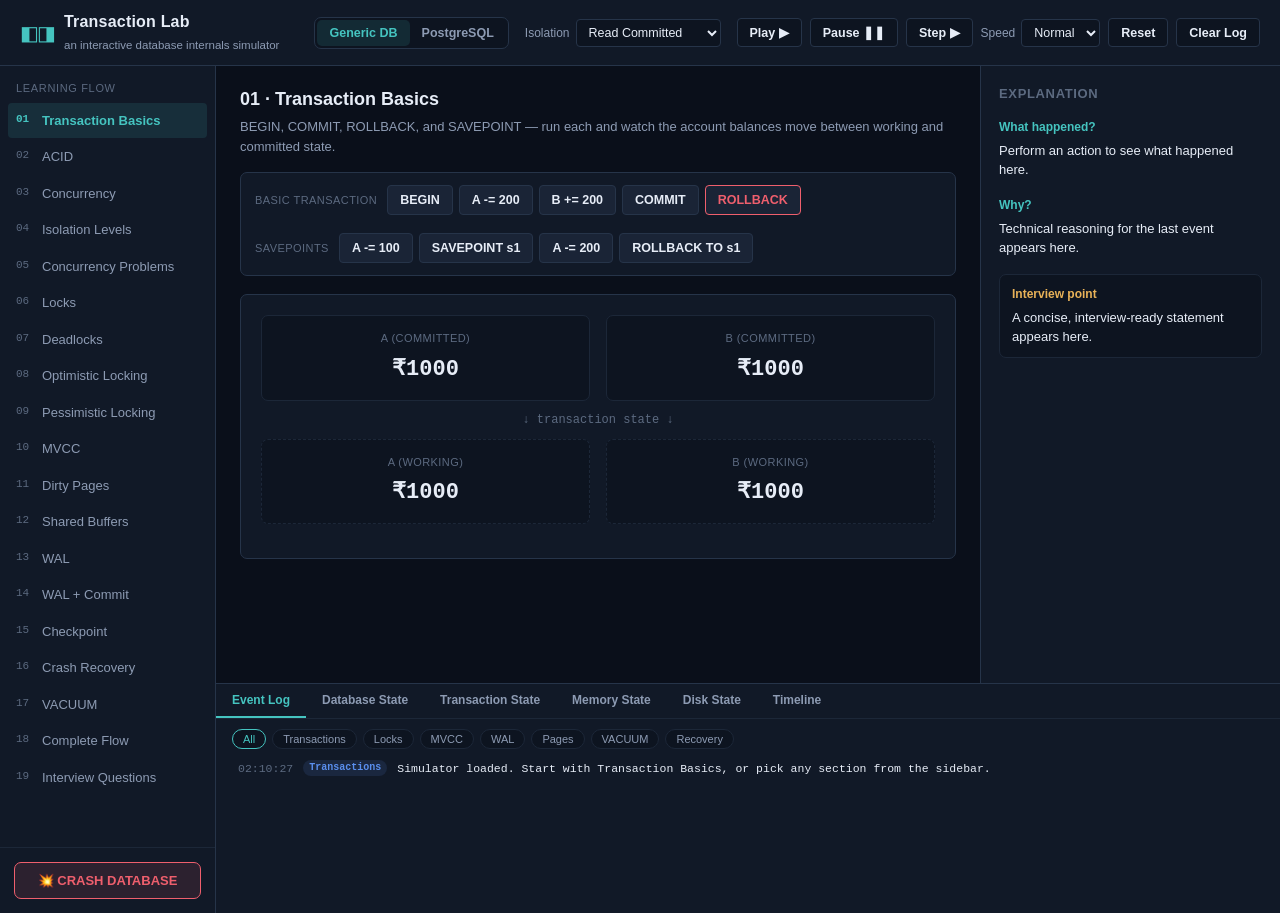
<file: Transactions/index.html>
<!DOCTYPE html>
<html lang="en">
<head>
<meta charset="UTF-8" />
<meta name="viewport" content="width=device-width, initial-scale=1.0" />
<title>Database Transaction Visual Simulator</title>
<link rel="stylesheet" href="style.css" />
</head>
<body>

<!-- ============================= HEADER ============================= -->
<header class="topbar">
  <div class="brand">
    <span class="brand-mark">◧◨</span>
    <div class="brand-text">
      <h1>Transaction Lab</h1>
      <span class="brand-sub">an interactive database internals simulator</span>
    </div>
  </div>

  <div class="global-controls">
    <div class="mode-toggle" role="group" aria-label="Learning mode">
      <button class="seg-btn active" data-mode="generic" id="modeGeneric">Generic DB</button>
      <button class="seg-btn" data-mode="postgres" id="modePostgres">PostgreSQL</button>
    </div>

    <label class="iso-select">
      Isolation
      <select id="isolationLevel">
        <option value="read-uncommitted">Read Uncommitted</option>
        <option value="read-committed" selected>Read Committed</option>
        <option value="repeatable-read">Repeatable Read</option>
        <option value="serializable">Serializable</option>
      </select>
    </label>

    <div class="playback">
      <button id="btnPlay" title="Play the current section's animated sequence" class="icon-btn">Play ▶</button>
      <button id="btnPause" title="Pause" class="icon-btn" disabled>Pause ❚❚</button>
      <button id="btnStep" title="Step forward" class="icon-btn">Step ▶</button>
      <label class="iso-select" title="Animation speed">
        Speed
        <select id="speedSelect">
          <option value="1400">Slow</option>
          <option value="800" selected>Normal</option>
          <option value="350">Fast</option>
        </select>
      </label>
      <button id="btnReset" title="Reset simulation" class="icon-btn danger">Reset</button>
      <button id="btnClearLog" title="Clear event log" class="icon-btn">Clear Log</button>
    </div>
  </div>
</header>

<!-- ============================= APP BODY ============================= -->
<div class="app-shell">

  <!-- ---------------- SIDEBAR NAV ---------------- -->
  <nav class="sidebar" id="sidebar">
    <div class="sidebar-title">Learning Flow</div>
    <ol class="nav-list" id="navList">
      <li data-section="basics">Transaction Basics</li>
      <li data-section="acid">ACID</li>
      <li data-section="concurrency">Concurrency</li>
      <li data-section="isolation">Isolation Levels</li>
      <li data-section="problems">Concurrency Problems</li>
      <li data-section="locks">Locks</li>
      <li data-section="deadlocks">Deadlocks</li>
      <li data-section="optimistic">Optimistic Locking</li>
      <li data-section="pessimistic">Pessimistic Locking</li>
      <li data-section="mvcc">MVCC</li>
      <li data-section="dirtypages">Dirty Pages</li>
      <li data-section="sharedbuffers">Shared Buffers</li>
      <li data-section="wal">WAL</li>
      <li data-section="walcommit">WAL + Commit</li>
      <li data-section="checkpoint">Checkpoint</li>
      <li data-section="recovery">Crash Recovery</li>
      <li data-section="vacuum">VACUUM</li>
      <li data-section="fullflow">Complete Flow</li>
      <li data-section="interview">Interview Questions</li>
    </ol>
    <div class="sidebar-footer">
      <div class="crash-btn-wrap">
        <button id="btnCrash" class="crash-btn">💥 CRASH DATABASE</button>
      </div>
    </div>
  </nav>

  <!-- ---------------- MAIN + EXPLANATION ---------------- -->
  <main class="main-area">

    <div class="workspace">

      <!-- MAIN VISUALIZATION COLUMN -->
      <section class="viz-column">
        <div id="sectionHost"><!-- section templates injected here --></div>
      </section>

      <!-- EXPLANATION PANEL -->
      <aside class="explain-panel">
        <h2>Explanation</h2>
        <div class="explain-block">
          <h3>What happened?</h3>
          <p id="expWhat">Perform an action to see what happened here.</p>
        </div>
        <div class="explain-block">
          <h3>Why?</h3>
          <p id="expWhy">Technical reasoning for the last event appears here.</p>
        </div>
        <div class="explain-block interview-point">
          <h3>Interview point</h3>
          <p id="expInterview">A concise, interview-ready statement appears here.</p>
        </div>
        <div class="explain-block" id="simplifiedNoteWrap" hidden>
          <span class="badge badge-simplified">Simplified educational visualization</span>
          <p id="simplifiedNote"></p>
        </div>
      </aside>

    </div>

    <!-- ---------------- BOTTOM DOCK: state + log + timeline ---------------- -->
    <section class="bottom-dock">
      <div class="dock-tabs" id="dockTabs">
        <button class="dock-tab active" data-tab="log">Event Log</button>
        <button class="dock-tab" data-tab="dbstate">Database State</button>
        <button class="dock-tab" data-tab="txstate">Transaction State</button>
        <button class="dock-tab" data-tab="memstate">Memory State</button>
        <button class="dock-tab" data-tab="diskstate">Disk State</button>
        <button class="dock-tab" data-tab="timeline">Timeline</button>
      </div>

      <div class="dock-panels">

        <div class="dock-panel active" data-panel="log">
          <div class="log-filters" id="logFilters">
            <button class="filter-chip active" data-filter="all">All</button>
            <button class="filter-chip" data-filter="Transactions">Transactions</button>
            <button class="filter-chip" data-filter="Locks">Locks</button>
            <button class="filter-chip" data-filter="MVCC">MVCC</button>
            <button class="filter-chip" data-filter="WAL">WAL</button>
            <button class="filter-chip" data-filter="Pages">Pages</button>
            <button class="filter-chip" data-filter="VACUUM">VACUUM</button>
            <button class="filter-chip" data-filter="Recovery">Recovery</button>
          </div>
          <div class="log-list" id="eventLog"></div>
        </div>

        <div class="dock-panel" data-panel="dbstate">
          <table class="state-table" id="dbStateTable">
            <thead><tr><th>Account</th><th>Committed Value</th></tr></thead>
            <tbody></tbody>
          </table>
        </div>

        <div class="dock-panel" data-panel="txstate">
          <div class="tx-cards" id="txStateCards"></div>
        </div>

        <div class="dock-panel" data-panel="memstate">
          <div class="mem-grid" id="memStateGrid"></div>
        </div>

        <div class="dock-panel" data-panel="diskstate">
          <div class="disk-grid" id="diskStateGrid"></div>
        </div>

        <div class="dock-panel" data-panel="timeline">
          <div class="timeline-track" id="timelineTrack"></div>
        </div>

      </div>
    </section>

  </main>
</div>

<!-- ============================= SECTION TEMPLATES ============================= -->
<!-- Each <template> holds the markup for one learning section; script.js swaps them into #sectionHost -->

<template id="tpl-basics">
  <div class="section-header">
    <h2>01 · Transaction Basics</h2>
    <p class="section-desc">BEGIN, COMMIT, ROLLBACK, and SAVEPOINT — run each and watch the account balances move between working and committed state.</p>
  </div>

  <div class="control-panel">
    <div class="control-group">
      <span class="control-label">Basic transaction</span>
      <button data-basics="begin">BEGIN</button>
      <button data-basics="debit">A -= 200</button>
      <button data-basics="credit">B += 200</button>
      <button data-basics="commit">COMMIT</button>
      <button data-basics="rollback" class="btn-danger">ROLLBACK</button>
    </div>
    <div class="control-group">
      <span class="control-label">Savepoints</span>
      <button data-basics="sp-debit100">A -= 100</button>
      <button data-basics="sp-mark">SAVEPOINT s1</button>
      <button data-basics="sp-debit200">A -= 200</button>
      <button data-basics="sp-rollback">ROLLBACK TO s1</button>
    </div>
  </div>

  <div class="viz-stage" id="basicsStage">
    <div class="balance-row">
      <div class="balance-card" id="basicsBeforeA">
        <span class="balance-label">A (committed)</span>
        <span class="balance-value">₹1000</span>
      </div>
      <div class="balance-card" id="basicsBeforeB">
        <span class="balance-label">B (committed)</span>
        <span class="balance-value">₹1000</span>
      </div>
    </div>
    <div class="flow-arrow">↓ transaction state ↓</div>
    <div class="balance-row">
      <div class="balance-card working" id="basicsWorkA">
        <span class="balance-label">A (working)</span>
        <span class="balance-value">₹1000</span>
      </div>
      <div class="balance-card working" id="basicsWorkB">
        <span class="balance-label">B (working)</span>
        <span class="balance-value">₹1000</span>
      </div>
    </div>
    <div class="savepoint-track" id="savepointTrack"></div>
  </div>
</template>

<template id="tpl-acid">
  <div class="section-header">
    <h2>02 · ACID</h2>
    <p class="section-desc">Four properties, four small experiments. Each card runs independently of the shared account balances.</p>
  </div>

  <div class="acid-grid">
    <div class="acid-card">
      <h3>Atomicity</h3>
      <p>A transaction with two writes. Force the second one to fail and watch the whole transaction unwind.</p>
      <div class="mini-viz" id="acidAtomicViz"></div>
      <div class="control-group">
        <button data-acid="atomic-run">Run: A -= 200, B += 200 (fails)</button>
        <button data-acid="atomic-reset">Reset</button>
      </div>
    </div>

    <div class="acid-card">
      <h3>Consistency</h3>
      <p>The invariant <code>A + B = 2000</code> must hold before and after every committed transaction.</p>
      <div class="mini-viz" id="acidConsistencyViz"></div>
      <div class="control-group">
        <button data-acid="consistency-valid">Run valid transfer</button>
        <button data-acid="consistency-invalid" class="btn-danger">Run invariant-breaking write</button>
      </div>
    </div>

    <div class="acid-card">
      <h3>Isolation</h3>
      <p>Two concurrent transactions touch the same row. What each one sees depends on the isolation level chosen above.</p>
      <div class="mini-viz" id="acidIsolationViz"></div>
      <div class="control-group">
        <button data-acid="isolation-demo">Run concurrent demo</button>
      </div>
    </div>

    <div class="acid-card">
      <h3>Durability</h3>
      <p>Once committed, a change must survive a crash — because it was made durable via WAL, not because it sits in RAM.</p>
      <div class="mini-viz" id="acidDurabilityViz"></div>
      <div class="control-group">
        <button data-acid="durability-demo">COMMIT → Crash → Recover</button>
      </div>
    </div>
  </div>
</template>

<template id="tpl-concurrency">
  <div class="section-header">
    <h2>03 · Concurrent Transactions</h2>
    <p class="section-desc">Drive two independent transactions, T1 and T2, against the same balance and watch their timelines interleave.</p>
  </div>

  <div class="control-panel">
    <div class="control-group">
      <span class="control-label">T1</span>
      <button data-conc="T1-begin">BEGIN</button>
      <button data-conc="T1-read">READ balance</button>
      <button data-conc="T1-update">UPDATE balance</button>
      <button data-conc="T1-commit">COMMIT</button>
      <button data-conc="T1-rollback" class="btn-danger">ROLLBACK</button>
    </div>
    <div class="control-group">
      <span class="control-label">T2</span>
      <button data-conc="T2-begin">BEGIN</button>
      <button data-conc="T2-read">READ balance</button>
      <button data-conc="T2-update">UPDATE balance</button>
      <button data-conc="T2-commit">COMMIT</button>
      <button data-conc="T2-rollback" class="btn-danger">ROLLBACK</button>
    </div>
  </div>

  <div class="viz-stage">
    <div class="tx-lane-grid" id="concLanes"></div>
    <div class="concurrency-timeline" id="concTimeline"></div>
  </div>
</template>

<template id="tpl-isolation">
  <div class="section-header">
    <h2>04 · Isolation Levels</h2>
    <p class="section-desc">Choose an isolation level above, then choose Generic or PostgreSQL mode, to see which anomalies are actually possible.</p>
  </div>

  <div class="viz-stage">
    <table class="iso-matrix" id="isoMatrix">
      <thead>
        <tr><th>Isolation level</th><th>Dirty read</th><th>Non-repeatable read</th><th>Phantom read</th></tr>
      </thead>
      <tbody></tbody>
    </table>
    <p class="pg-note" id="isoPgNote"></p>
  </div>
</template>

<template id="tpl-problems">
  <div class="section-header">
    <h2>05 · Concurrency Problems</h2>
    <p class="section-desc">Run each classic anomaly against the currently selected isolation level and mode, and see whether it actually happens.</p>
  </div>

  <div class="acid-grid">
    <div class="acid-card">
      <h3>Dirty Read</h3>
      <p>T1 writes X = 500 (uncommitted). T2 reads X. T1 rolls back.</p>
      <div class="mini-viz" id="dirtyReadViz"></div>
      <button data-prob="dirty-read">Run scenario</button>
    </div>
    <div class="acid-card">
      <h3>Non-Repeatable Read</h3>
      <p>T1 reads X twice; T2 updates and commits X in between.</p>
      <div class="mini-viz" id="nonRepeatableViz"></div>
      <button data-prob="non-repeatable">Run scenario</button>
    </div>
    <div class="acid-card">
      <h3>Phantom Read</h3>
      <p>T1 runs <code>WHERE salary &gt; 50000</code> twice; T2 inserts a matching row in between.</p>
      <div class="mini-viz" id="phantomViz"></div>
      <button data-prob="phantom">Run scenario</button>
    </div>
  </div>
</template>

<template id="tpl-locks">
  <div class="section-header">
    <h2>06 · Locking</h2>
    <p class="section-desc">T1 locks a row and updates it. T2 tries to touch the same row and must wait until the lock is released.</p>
  </div>

  <div class="control-panel">
    <div class="control-group">
      <span class="control-label">Shared / Exclusive demo</span>
      <button data-lock="t1-read-shared">T1: READ (Shared)</button>
      <button data-lock="t2-read-shared">T2: READ (Shared)</button>
      <button data-lock="t1-write-exclusive">T1: UPDATE (Exclusive)</button>
      <button data-lock="t2-write-exclusive">T2: UPDATE (Exclusive)</button>
      <button data-lock="t1-commit">T1: COMMIT (release locks)</button>
      <button data-lock="reset">Reset</button>
    </div>
  </div>

  <div class="viz-stage">
    <div class="lock-row-card" id="lockRowViz"></div>
  </div>
</template>

<template id="tpl-deadlocks">
  <div class="section-header">
    <h2>07 · Deadlocks</h2>
    <p class="section-desc">T1 locks Row A, T2 locks Row B. Then each requests the other's row.</p>
  </div>

  <div class="control-panel">
    <div class="control-group">
      <button data-dead="run">Run Deadlock</button>
      <button data-dead="resolve" class="btn-danger">Resolve Deadlock</button>
      <button data-dead="reset">Reset</button>
    </div>
  </div>

  <div class="viz-stage">
    <div class="deadlock-graph" id="deadlockGraph"></div>
    <p class="pg-note">Lock wait vs. deadlock: a normal lock wait resolves on its own once the lock holder commits. A deadlock is a <em>circular</em> wait that cannot resolve by itself — the database must detect it and abort one participant.</p>
  </div>
</template>

<template id="tpl-optimistic">
  <div class="section-header">
    <h2>08 · Optimistic Locking</h2>
    <p class="section-desc">A version column detects conflicts at write time instead of blocking readers up front.</p>
  </div>

  <div class="control-panel">
    <div class="control-group">
      <button data-opt="t1-read">T1: read row</button>
      <button data-opt="t2-read">T2: read row</button>
      <button data-opt="t1-update">T1: UPDATE ... WHERE version = ?</button>
      <button data-opt="t2-update">T2: UPDATE ... WHERE version = ?</button>
      <button data-opt="t2-retry">T2: Retry (refresh version)</button>
      <button data-opt="reset">Reset</button>
    </div>
  </div>

  <div class="viz-stage">
    <div class="optimistic-viz" id="optimisticViz"></div>
  </div>
</template>

<template id="tpl-pessimistic">
  <div class="section-header">
    <h2>09 · Pessimistic Locking</h2>
    <p class="section-desc"><code>SELECT ... FOR UPDATE</code> acquires the lock immediately, before the critical update, assuming conflicts are likely.</p>
  </div>

  <div class="control-panel">
    <div class="control-group">
      <button data-pess="t1-for-update">T1: SELECT ... FOR UPDATE</button>
      <button data-pess="t2-for-update">T2: SELECT ... FOR UPDATE</button>
      <button data-pess="t1-update">T1: UPDATE</button>
      <button data-pess="t1-commit">T1: COMMIT</button>
      <button data-pess="reset">Reset</button>
    </div>
  </div>

  <div class="viz-stage">
    <div class="pessimistic-viz" id="pessimisticViz"></div>
  </div>

  <div class="compare-strip">
    <div><strong>Optimistic</strong> — assumes conflicts are rare, no upfront lock, detects conflict at write time, usually via a version check.</div>
    <div><strong>Pessimistic</strong> — assumes conflicts are likely, acquires a lock upfront, other transactions wait.</div>
  </div>
</template>

<template id="tpl-mvcc">
  <div class="section-header">
    <h2>10 · MVCC — Multi-Version Concurrency Control</h2>
    <p class="section-desc">An UPDATE conceptually creates a new row version rather than always overwriting in place. Different transactions can see different versions depending on their snapshot.</p>
  </div>

  <div class="control-panel">
    <div class="control-group">
      <button data-mvcc="t1-begin">T1: BEGIN (take snapshot)</button>
      <button data-mvcc="t2-update">T2: UPDATE value = 200, COMMIT</button>
      <button data-mvcc="t1-read">T1: READ</button>
      <button data-mvcc="reset">Reset</button>
    </div>
  </div>

  <div class="viz-stage">
    <div class="mvcc-versions" id="mvccVersions"></div>
    <p class="pg-note">PostgreSQL does not overwrite the old tuple for every UPDATE — it conceptually adds a new tuple version and leaves the old one in place until it is no longer needed by any transaction and is later reclaimed by VACUUM.</p>
  </div>
</template>

<template id="tpl-dirtypages">
  <div class="section-header">
    <h2>11 · Dirty Pages</h2>
    <p class="section-desc">A dirty page is a page in memory whose contents differ from the durable copy on disk — not a "corrupted" page.</p>
  </div>

  <div class="control-panel">
    <div class="control-group">
      <button data-dp="update">UPDATE balance = 900</button>
      <button data-dp="flush">Flush dirty page to disk</button>
      <button data-dp="reset">Reset</button>
    </div>
  </div>

  <div class="viz-stage">
    <div class="page-flow" id="dirtyPageViz"></div>
  </div>
</template>

<template id="tpl-sharedbuffers">
  <div class="section-header">
    <h2>12 · Shared Buffers</h2>
    <p class="section-desc">Application → PostgreSQL → Shared Buffers (RAM) → Disk. Watch cache hits and misses.</p>
  </div>

  <div class="control-panel">
    <div class="control-group">
      <button data-sb="query-cached">Query cached page</button>
      <button data-sb="query-uncached">Query uncached page</button>
      <button data-sb="reset">Reset</button>
    </div>
  </div>

  <div class="viz-stage">
    <div class="buffer-flow" id="bufferFlowViz"></div>
    <div class="hit-counters">
      <span>Hits: <strong id="bufHits">0</strong></span>
      <span>Misses: <strong id="bufMisses">0</strong></span>
    </div>
  </div>
</template>

<template id="tpl-wal">
  <div class="section-header">
    <h2>13 · Write-Ahead Log (WAL)</h2>
    <p class="section-desc">WAL stores the information needed to redo changes during crash recovery — it is not a full duplicate of every page.</p>
  </div>

  <div class="control-panel">
    <div class="control-group">
      <button data-wal="generate">Generate WAL record</button>
      <button data-wal="flush">Flush WAL to durable storage</button>
      <button data-wal="reset">Reset</button>
    </div>
  </div>

  <div class="viz-stage">
    <div class="wal-flow" id="walFlowViz"></div>
  </div>
</template>

<template id="tpl-walcommit">
  <div class="section-header">
    <h2>14 · UPDATE + Dirty Page + WAL + COMMIT</h2>
    <p class="section-desc">The detailed conceptual sequence behind a single UPDATE, ending in an acknowledged, durable COMMIT.</p>
  </div>

  <div class="control-panel">
    <div class="control-group">
      <button data-wc="run-step">Next step ▶</button>
      <button data-wc="run-all">Run all steps</button>
      <button data-wc="reset">Reset</button>
    </div>
  </div>

  <div class="viz-stage">
    <ol class="wc-steps" id="wcSteps"></ol>
    <div class="wc-status" id="wcStatus"></div>
  </div>
</template>

<template id="tpl-checkpoint">
  <div class="section-header">
    <h2>15 · Checkpoint</h2>
    <p class="section-desc">A checkpoint flushes dirty pages toward durable storage and establishes a recovery point, shortening the WAL that recovery must replay.</p>
  </div>

  <div class="control-panel">
    <div class="control-group">
      <button data-ckpt="dirty">Make some pages dirty</button>
      <button data-ckpt="run">Run CHECKPOINT</button>
      <button data-ckpt="reset">Reset</button>
    </div>
  </div>

  <div class="viz-stage">
    <div class="checkpoint-viz" id="checkpointViz"></div>
  </div>
</template>

<template id="tpl-recovery">
  <div class="section-header">
    <h2>16 · Crash & Recovery</h2>
    <p class="section-desc">Use the header 💥 CRASH DATABASE button (or the one below) to lose RAM state, then replay WAL to recover.</p>
  </div>

  <div class="control-panel">
    <div class="control-group">
      <button data-rec="commit-durable">COMMIT a durable change</button>
      <button data-rec="commit-not-durable">Start a change, don't flush WAL</button>
      <button data-rec="crash" class="btn-danger">💥 Crash</button>
      <button data-rec="recover">Run recovery</button>
      <button data-rec="reset">Reset</button>
    </div>
  </div>

  <div class="viz-stage">
    <div class="recovery-viz" id="recoveryViz"></div>
  </div>
</template>

<template id="tpl-vacuum">
  <div class="section-header">
    <h2>17 · VACUUM</h2>
    <p class="section-desc">MVCC leaves dead tuple versions behind after UPDATE/DELETE. VACUUM identifies them and makes their space reusable.</p>
  </div>

  <div class="control-panel">
    <div class="control-group">
      <button data-vac="update">UPDATE a row (creates dead tuple)</button>
      <button data-vac="delete">DELETE a row (creates dead tuple)</button>
      <button data-vac="run">Run VACUUM</button>
      <button data-vac="full">Run VACUUM FULL</button>
      <button data-vac="reset">Reset</button>
    </div>
  </div>

  <div class="viz-stage">
    <div class="heap-page" id="heapPageViz"></div>
    <p class="pg-note">Ordinary <code>VACUUM</code> marks space reusable for future inserts/updates on the same table, but by default it does not shrink the physical file. <code>VACUUM FULL</code> rewrites the table into a new, compact file — but takes a strong lock while doing it.</p>
  </div>
</template>

<template id="tpl-fullflow">
  <div class="section-header">
    <h2>18 · Complete PostgreSQL Transaction Flow</h2>
    <p class="section-desc">One end-to-end timeline from BEGIN to VACUUM. Click any step to jump to it.</p>
  </div>

  <div class="control-panel">
    <div class="control-group">
      <button data-flow="run">▶ RUN COMPLETE TRANSACTION</button>
      <button data-flow="reset">Reset</button>
    </div>
  </div>

  <div class="viz-stage">
    <ol class="full-flow-timeline" id="fullFlowTimeline"></ol>
  </div>
</template>

<template id="tpl-interview">
  <div class="section-header">
    <h2>19 · Interview Mode</h2>
    <p class="section-desc">Answer in your own words, then reveal grading and the reference explanation.</p>
  </div>

  <div class="interview-box">
    <div class="interview-progress" id="interviewProgress"></div>
    <h3 id="interviewQuestion"></h3>
    <textarea id="interviewAnswer" rows="4" placeholder="Type your answer here..."></textarea>
    <div class="control-group">
      <button data-iv="check">Check answer</button>
      <button data-iv="skip">Skip</button>
      <button data-iv="next">Next question ▶</button>
    </div>
    <div class="interview-result" id="interviewResult"></div>
  </div>
</template>

<script src="script.js"></script>
</body>
</html>
</file>
<file: Transactions/style.css>
/* ==========================================================================
   Transaction Lab — dark developer-tool theme
   ========================================================================== */

:root {
  /* base palette */
  --bg-app:        #0a0f1a;
  --bg-panel:      #111927;
  --bg-panel-2:    #16203245;
  --bg-raised:     #1a2436;
  --bg-inset:      #0d1420;
  --border:        #263449;
  --border-soft:   #1c2738;

  --text-primary:  #e7edf7;
  --text-secondary:#8d9bb3;
  --text-faint:    #5c6a80;

  /* semantic colors (per brief: green=success, yellow=waiting/dirty, red=error/crash, blue=normal) */
  --c-success:     #33c48f;
  --c-success-bg:  rgba(51,196,143,0.12);
  --c-warning:     #e8b258;
  --c-warning-bg:  rgba(232,178,88,0.12);
  --c-danger:      #ef5f6d;
  --c-danger-bg:   rgba(239,95,109,0.12);
  --c-info:        #5a8fef;
  --c-info-bg:     rgba(90,143,239,0.12);
  --c-wal:         #b28cf0;
  --c-wal-bg:      rgba(178,140,240,0.12);
  --c-accent:      #45c4c0;
  --c-accent-bg:   rgba(69,196,192,0.12);

  --font-ui: -apple-system, "Segoe UI", Roboto, Helvetica, Arial, sans-serif;
  --font-mono: ui-monospace, SFMono-Regular, "SF Mono", Menlo, Consolas, "Liberation Mono", monospace;

  --radius-sm: 4px;
  --radius-md: 7px;
  --shadow-panel: 0 8px 24px rgba(0,0,0,0.35);
}

* { box-sizing: border-box; }

html, body {
  height: 100%;
  margin: 0;
  background: var(--bg-app);
  color: var(--text-primary);
  font-family: var(--font-ui);
  font-size: 14px;
  line-height: 1.5;
}

button {
  font-family: var(--font-ui);
  cursor: pointer;
}

code {
  font-family: var(--font-mono);
  background: var(--bg-inset);
  border: 1px solid var(--border-soft);
  border-radius: 3px;
  padding: 1px 5px;
  font-size: 0.9em;
  color: var(--c-accent);
}

::selection { background: var(--c-accent-bg); }

/* ---------------------------------- Topbar ---------------------------------- */

.topbar {
  display: flex;
  align-items: center;
  justify-content: space-between;
  gap: 24px;
  padding: 10px 20px;
  background: var(--bg-panel);
  border-bottom: 1px solid var(--border);
  flex-wrap: wrap;
}

.brand { display: flex; align-items: center; gap: 10px; }
.brand-mark {
  font-size: 20px;
  color: var(--c-accent);
  letter-spacing: -2px;
}
.brand-text h1 { font-size: 16px; margin: 0; font-weight: 650; letter-spacing: 0.2px; }
.brand-sub { font-size: 11.5px; color: var(--text-secondary); }

.global-controls {
  display: flex;
  align-items: center;
  gap: 16px;
  flex-wrap: wrap;
}

.mode-toggle {
  display: flex;
  background: var(--bg-inset);
  border: 1px solid var(--border);
  border-radius: var(--radius-md);
  padding: 2px;
}
.seg-btn {
  border: none;
  background: transparent;
  color: var(--text-secondary);
  padding: 6px 12px;
  border-radius: 5px;
  font-size: 12.5px;
  font-weight: 600;
}
.seg-btn.active {
  background: var(--c-accent-bg);
  color: var(--c-accent);
}

.iso-select {
  display: flex;
  align-items: center;
  gap: 6px;
  font-size: 12px;
  color: var(--text-secondary);
}
.iso-select select {
  background: var(--bg-inset);
  color: var(--text-primary);
  border: 1px solid var(--border);
  border-radius: var(--radius-sm);
  padding: 5px 8px;
  font-size: 12.5px;
}

.playback { display: flex; gap: 8px; }

.icon-btn {
  background: var(--bg-inset);
  border: 1px solid var(--border);
  color: var(--text-primary);
  padding: 6px 12px;
  border-radius: var(--radius-sm);
  font-size: 12.5px;
  font-weight: 600;
  transition: border-color .12s ease, transform .06s ease;
}
.icon-btn:hover { border-color: var(--c-accent); }
.icon-btn:active { transform: scale(0.97); }
.icon-btn.danger:hover { border-color: var(--c-danger); color: var(--c-danger); }

/* ---------------------------------- App shell ---------------------------------- */

.app-shell {
  display: flex;
  height: calc(100vh - 53px);
  min-height: 560px;
}

/* ---------------------------------- Sidebar ---------------------------------- */

.sidebar {
  width: 216px;
  flex-shrink: 0;
  background: var(--bg-panel);
  border-right: 1px solid var(--border);
  display: flex;
  flex-direction: column;
  overflow-y: auto;
}

.sidebar-title {
  font-size: 11px;
  text-transform: uppercase;
  letter-spacing: 0.06em;
  color: var(--text-faint);
  padding: 14px 16px 6px;
}

.nav-list {
  list-style: none;
  margin: 0;
  padding: 0 8px;
  counter-reset: navcount;
  flex: 1;
}
.nav-list li {
  counter-increment: navcount;
  padding: 8px 10px 8px 34px;
  position: relative;
  border-radius: var(--radius-sm);
  font-size: 13px;
  color: var(--text-secondary);
  cursor: pointer;
  margin-bottom: 1px;
}
.nav-list li::before {
  content: counter(navcount, decimal-leading-zero);
  position: absolute;
  left: 8px;
  top: 8px;
  font-family: var(--font-mono);
  font-size: 11px;
  color: var(--text-faint);
}
.nav-list li:hover { background: var(--bg-raised); color: var(--text-primary); }
.nav-list li.active {
  background: var(--c-accent-bg);
  color: var(--c-accent);
  font-weight: 600;
}
.nav-list li.active::before { color: var(--c-accent); }

.sidebar-footer { padding: 14px; border-top: 1px solid var(--border-soft); }
.crash-btn {
  width: 100%;
  background: var(--c-danger-bg);
  border: 1px solid var(--c-danger);
  color: var(--c-danger);
  padding: 10px;
  border-radius: var(--radius-md);
  font-weight: 700;
  font-size: 13px;
  transition: background .12s ease;
}
.crash-btn:hover { background: rgba(239,95,109,0.22); }

/* ---------------------------------- Main area ---------------------------------- */

.main-area {
  flex: 1;
  display: flex;
  flex-direction: column;
  min-width: 0;
}

.workspace {
  flex: 1;
  display: flex;
  min-height: 0;
  overflow: hidden;
}

.viz-column {
  flex: 1;
  overflow-y: auto;
  padding: 20px 24px;
  min-width: 0;
}

.section-header h2 { margin: 0 0 4px; font-size: 18px; }
.section-desc { color: var(--text-secondary); font-size: 13px; max-width: 760px; margin: 0 0 16px; }

.explain-panel {
  width: 300px;
  flex-shrink: 0;
  background: var(--bg-panel);
  border-left: 1px solid var(--border);
  padding: 18px 18px 24px;
  overflow-y: auto;
}
.explain-panel h2 { font-size: 13px; text-transform: uppercase; letter-spacing: 0.05em; color: var(--text-faint); margin: 0 0 14px; }
.explain-block { margin-bottom: 16px; }
.explain-block h3 { font-size: 12px; margin: 0 0 5px; color: var(--c-accent); }
.explain-block p { margin: 0; font-size: 13px; color: var(--text-primary); }
.explain-block.interview-point { background: var(--bg-inset); border: 1px solid var(--border-soft); border-radius: var(--radius-md); padding: 10px 12px; }
.explain-block.interview-point h3 { color: var(--c-warning); }

.badge {
  display: inline-block;
  font-size: 10.5px;
  font-weight: 700;
  text-transform: uppercase;
  letter-spacing: 0.03em;
  padding: 2px 8px;
  border-radius: 10px;
  margin-bottom: 6px;
}
.badge-simplified { background: var(--c-warning-bg); color: var(--c-warning); }

/* ---------------------------------- Control panel / buttons ---------------------------------- */

.control-panel {
  display: flex;
  flex-wrap: wrap;
  gap: 18px;
  background: var(--bg-panel);
  border: 1px solid var(--border);
  border-radius: var(--radius-md);
  padding: 12px 14px;
  margin-bottom: 18px;
}
.control-group {
  display: flex;
  align-items: center;
  gap: 6px;
  flex-wrap: wrap;
}
.control-label {
  font-size: 11px;
  color: var(--text-faint);
  text-transform: uppercase;
  letter-spacing: 0.04em;
  margin-right: 4px;
}

.control-panel button, .viz-stage button, .acid-card button, .interview-box button {
  background: var(--bg-raised);
  border: 1px solid var(--border);
  color: var(--text-primary);
  padding: 7px 12px;
  border-radius: var(--radius-sm);
  font-size: 12.5px;
  font-weight: 600;
  transition: border-color .12s ease, background .12s ease, transform .06s ease;
}
.control-panel button:hover, .viz-stage button:hover, .acid-card button:hover, .interview-box button:hover {
  border-color: var(--c-accent);
  background: var(--c-accent-bg);
}
.control-panel button:active, .viz-stage button:active { transform: scale(0.97); }
.control-panel button:disabled, .viz-stage button:disabled {
  opacity: 0.35;
  cursor: not-allowed;
}
button.btn-danger { border-color: var(--c-danger); color: var(--c-danger); }
button.btn-danger:hover { background: var(--c-danger-bg); }

/* ---------------------------------- Viz stage generic ---------------------------------- */

.viz-stage {
  background: var(--bg-panel);
  border: 1px solid var(--border);
  border-radius: var(--radius-md);
  padding: 20px;
  min-height: 220px;
}

.balance-row { display: flex; gap: 16px; }
.balance-card {
  flex: 1;
  background: var(--bg-inset);
  border: 1px solid var(--border-soft);
  border-radius: var(--radius-md);
  padding: 14px;
  text-align: center;
  transition: box-shadow .2s ease, border-color .2s ease;
}
.balance-card.working { border-style: dashed; }
.balance-label { display: block; font-size: 11px; color: var(--text-faint); text-transform: uppercase; letter-spacing: 0.04em; margin-bottom: 6px; }
.balance-value { display: block; font-family: var(--font-mono); font-size: 22px; font-weight: 700; }
.balance-card.flash { animation: flashUpdate 0.7s ease; }
.balance-card.committed { border-color: var(--c-success); box-shadow: 0 0 0 1px var(--c-success) inset; }
.balance-card.rolledback { border-color: var(--c-danger); box-shadow: 0 0 0 1px var(--c-danger) inset; }

@keyframes flashUpdate {
  0% { background: var(--c-warning-bg); }
  100% { background: var(--bg-inset); }
}

.flow-arrow { text-align: center; color: var(--text-faint); font-family: var(--font-mono); font-size: 12px; margin: 10px 0; }

.savepoint-track { margin-top: 14px; display: flex; flex-direction: column; gap: 6px; }
.sp-step {
  font-family: var(--font-mono);
  font-size: 12px;
  padding: 6px 10px;
  border-radius: var(--radius-sm);
  background: var(--bg-inset);
  border-left: 3px solid var(--c-info);
}
.sp-step.undone { opacity: 0.4; border-left-color: var(--c-danger); text-decoration: line-through; }

/* ---------------------------------- ACID grid ---------------------------------- */

.acid-grid { display: grid; grid-template-columns: repeat(2, 1fr); gap: 16px; }
.acid-card {
  background: var(--bg-panel);
  border: 1px solid var(--border);
  border-radius: var(--radius-md);
  padding: 16px;
}
.acid-card h3 { margin: 0 0 6px; font-size: 14px; color: var(--c-accent); }
.acid-card p { margin: 0 0 10px; font-size: 12.5px; color: var(--text-secondary); }
.mini-viz { min-height: 70px; margin-bottom: 10px; font-family: var(--font-mono); font-size: 12.5px; }
.mini-row { display: flex; justify-content: space-between; padding: 5px 8px; border-radius: var(--radius-sm); background: var(--bg-inset); margin-bottom: 4px; }
.mini-row.ok { border-left: 3px solid var(--c-success); }
.mini-row.fail { border-left: 3px solid var(--c-danger); }
.mini-row.pending { border-left: 3px solid var(--c-warning); }

/* ---------------------------------- Concurrency lanes ---------------------------------- */

.tx-lane-grid { display: grid; grid-template-columns: 1fr 1fr; gap: 16px; margin-bottom: 16px; }
.tx-lane {
  background: var(--bg-inset);
  border: 1px solid var(--border-soft);
  border-radius: var(--radius-md);
  padding: 12px;
}
.tx-lane h4 { margin: 0 0 8px; font-size: 13px; display: flex; align-items: center; gap: 8px; }
.tx-status-dot { width: 8px; height: 8px; border-radius: 50%; background: var(--text-faint); display: inline-block; }
.tx-status-dot.active { background: var(--c-info); }
.tx-status-dot.committed { background: var(--c-success); }
.tx-status-dot.aborted { background: var(--c-danger); }
.tx-line { font-family: var(--font-mono); font-size: 12px; color: var(--text-secondary); margin-bottom: 3px; }

.concurrency-timeline { display: flex; flex-direction: column; gap: 6px; }
.timeline-row { display: flex; align-items: center; gap: 8px; font-family: var(--font-mono); font-size: 11.5px; }
.timeline-row .tl-label { width: 26px; color: var(--text-faint); }
.timeline-row .tl-track { flex: 1; display: flex; gap: 4px; overflow-x: auto; }
.tl-event {
  padding: 4px 8px;
  border-radius: 4px;
  background: var(--bg-inset);
  border: 1px solid var(--border-soft);
  white-space: nowrap;
}
.tl-event.commit { border-color: var(--c-success); color: var(--c-success); }
.tl-event.abort { border-color: var(--c-danger); color: var(--c-danger); }
.tl-event.read { border-color: var(--c-info); color: var(--c-info); }
.tl-event.write { border-color: var(--c-warning); color: var(--c-warning); }

/* ---------------------------------- Isolation matrix ---------------------------------- */

.iso-matrix { width: 100%; border-collapse: collapse; font-size: 12.5px; }
.iso-matrix th, .iso-matrix td {
  border: 1px solid var(--border-soft);
  padding: 9px 12px;
  text-align: center;
}
.iso-matrix th { background: var(--bg-inset); color: var(--text-secondary); font-weight: 600; }
.iso-matrix td:first-child { text-align: left; font-weight: 600; }
.iso-matrix tr.current-row td { background: var(--c-accent-bg); }
.pill { display: inline-block; padding: 2px 9px; border-radius: 10px; font-weight: 700; font-size: 11px; }
.pill.possible { background: var(--c-danger-bg); color: var(--c-danger); }
.pill.prevented { background: var(--c-success-bg); color: var(--c-success); }
.pg-note { margin-top: 14px; font-size: 12.5px; color: var(--text-secondary); background: var(--bg-inset); border-left: 3px solid var(--c-wal); padding: 10px 12px; border-radius: var(--radius-sm); }

/* ---------------------------------- Locks ---------------------------------- */

.lock-row-card {
  background: var(--bg-inset);
  border: 1px solid var(--border-soft);
  border-radius: var(--radius-md);
  padding: 16px;
  font-family: var(--font-mono);
  font-size: 13px;
}
.lock-owner { color: var(--c-success); }
.lock-waiter { color: var(--c-warning); }
.lock-line { margin-bottom: 6px; }

/* ---------------------------------- Deadlock ---------------------------------- */

.deadlock-graph {
  display: flex;
  justify-content: center;
  align-items: center;
  gap: 60px;
  min-height: 180px;
  font-family: var(--font-mono);
  position: relative;
}
.dl-node {
  width: 90px; height: 90px;
  border-radius: 50%;
  border: 2px solid var(--c-info);
  display: flex; align-items: center; justify-content: center;
  font-weight: 700;
  background: var(--bg-inset);
  transition: border-color .2s ease, box-shadow .2s ease;
}
.dl-node.waiting { border-color: var(--c-warning); box-shadow: 0 0 0 4px var(--c-warning-bg); animation: pulseWait 1.2s infinite; }
.dl-node.deadlocked { border-color: var(--c-danger); box-shadow: 0 0 0 4px var(--c-danger-bg); }
.dl-node.aborted { border-color: var(--c-danger); opacity: 0.4; text-decoration: line-through; }
@keyframes pulseWait { 0%,100% { box-shadow: 0 0 0 4px var(--c-warning-bg);} 50% { box-shadow: 0 0 0 9px transparent; } }
.dl-arrow { font-size: 13px; color: var(--text-faint); text-align: center; }
.dl-status { text-align: center; margin-top: 14px; font-weight: 700; font-family: var(--font-mono); }
.dl-status.danger { color: var(--c-danger); }
.dl-status.success { color: var(--c-success); }

/* ---------------------------------- Optimistic / Pessimistic ---------------------------------- */

.optimistic-viz, .pessimistic-viz { font-family: var(--font-mono); font-size: 12.5px; }
.ov-row { display: flex; gap: 16px; margin-bottom: 12px; }
.ov-card { flex: 1; background: var(--bg-inset); border: 1px solid var(--border-soft); border-radius: var(--radius-md); padding: 12px; }
.ov-card h4 { margin: 0 0 8px; font-family: var(--font-ui); font-size: 12.5px; color: var(--c-accent); }
.ov-result { margin-top: 10px; padding: 6px 10px; border-radius: var(--radius-sm); font-weight: 700; }
.ov-result.ok { background: var(--c-success-bg); color: var(--c-success); }
.ov-result.fail { background: var(--c-danger-bg); color: var(--c-danger); }

.compare-strip { display: flex; gap: 16px; margin-top: 16px; font-size: 12.5px; }
.compare-strip div { flex: 1; background: var(--bg-inset); border-radius: var(--radius-md); padding: 10px 12px; border: 1px solid var(--border-soft); }

/* ---------------------------------- MVCC ---------------------------------- */

.mvcc-versions { display: flex; gap: 20px; flex-wrap: wrap; }
.mvcc-col { flex: 1; min-width: 180px; }
.mvcc-col h4 { font-size: 12px; color: var(--text-faint); text-transform: uppercase; margin: 0 0 8px; }
.mvcc-version-card {
  background: var(--bg-inset);
  border: 1px solid var(--border-soft);
  border-radius: var(--radius-md);
  padding: 10px 12px;
  margin-bottom: 8px;
  font-family: var(--font-mono);
  font-size: 12px;
  cursor: pointer;
  transition: border-color .15s ease;
}
.mvcc-version-card:hover { border-color: var(--c-accent); }
.mvcc-version-card.dead { opacity: 0.5; border-left: 3px solid var(--c-danger); }
.mvcc-version-card.live { border-left: 3px solid var(--c-success); }
.mvcc-version-card .v-tag { color: var(--c-wal); font-weight: 700; }

/* ---------------------------------- Page / buffer / WAL flow diagrams ---------------------------------- */

.page-flow, .buffer-flow, .wal-flow, .checkpoint-viz, .recovery-viz {
  display: flex; flex-direction: column; gap: 14px;
}
.flow-tier {
  display: flex; gap: 16px;
}
.flow-box {
  flex: 1;
  background: var(--bg-inset);
  border: 1px solid var(--border-soft);
  border-radius: var(--radius-md);
  padding: 12px 14px;
  font-family: var(--font-mono);
  font-size: 12.5px;
  transition: border-color .2s ease, box-shadow .2s ease;
}
.flow-box .fb-title { font-family: var(--font-ui); font-size: 11px; text-transform: uppercase; letter-spacing: 0.04em; color: var(--text-faint); margin-bottom: 6px; }
.flow-box.dirty { border-color: var(--c-warning); box-shadow: 0 0 0 1px var(--c-warning) inset; }
.flow-box.clean { border-color: var(--c-success); }
.flow-box.durable { border-color: var(--c-success); box-shadow: 0 0 0 1px var(--c-success) inset; }
.flow-box.pending { border-color: var(--c-wal); }
.status-chip { display: inline-block; padding: 2px 8px; border-radius: 10px; font-size: 10.5px; font-weight: 700; margin-top: 6px; }
.status-chip.yes { background: var(--c-success-bg); color: var(--c-success); }
.status-chip.no { background: var(--c-danger-bg); color: var(--c-danger); }

.hit-counters { display: flex; gap: 20px; font-family: var(--font-mono); font-size: 13px; }
.hit-counters strong { color: var(--c-accent); }

/* ---------------------------------- WAL + Commit steps ---------------------------------- */

.wc-steps { list-style: none; margin: 0; padding: 0; display: flex; flex-direction: column; gap: 8px; }
.wc-steps li {
  font-family: var(--font-mono);
  font-size: 12.5px;
  padding: 9px 12px;
  border-radius: var(--radius-sm);
  background: var(--bg-inset);
  border-left: 3px solid var(--border-soft);
  opacity: 0.4;
}
.wc-steps li.done { opacity: 1; border-left-color: var(--c-accent); }
.wc-steps li.current { opacity: 1; border-left-color: var(--c-warning); background: var(--c-warning-bg); }
.wc-status { margin-top: 12px; font-family: var(--font-mono); font-size: 12.5px; color: var(--text-secondary); }

/* ---------------------------------- Heap page / VACUUM ---------------------------------- */

.heap-page { display: flex; flex-wrap: wrap; gap: 8px; margin-bottom: 14px; }
.tuple-cell {
  width: 78px; height: 52px;
  border-radius: var(--radius-sm);
  display: flex; align-items: center; justify-content: center;
  font-family: var(--font-mono); font-size: 11px; text-align: center;
  border: 1px solid var(--border-soft);
  transition: opacity .3s ease, transform .3s ease;
}
.tuple-cell.live { background: var(--c-success-bg); border-color: var(--c-success); color: var(--c-success); }
.tuple-cell.dead { background: var(--c-danger-bg); border-color: var(--c-danger); color: var(--c-danger); text-decoration: line-through; }
.tuple-cell.reclaimed { background: var(--bg-inset); border-style: dashed; color: var(--text-faint); }
.tuple-cell.vanish { opacity: 0; transform: scale(0.5); }

/* ---------------------------------- Full flow timeline ---------------------------------- */

.full-flow-timeline { list-style: none; margin: 0; padding: 0; counter-reset: flowstep; }
.full-flow-timeline li {
  counter-increment: flowstep;
  position: relative;
  padding: 9px 12px 9px 40px;
  margin-bottom: 4px;
  border-radius: var(--radius-sm);
  font-family: var(--font-mono);
  font-size: 12.5px;
  background: var(--bg-inset);
  border-left: 3px solid var(--border-soft);
  cursor: pointer;
  opacity: 0.5;
}
.full-flow-timeline li::before {
  content: counter(flowstep);
  position: absolute; left: 12px; top: 8px;
  font-size: 11px; color: var(--text-faint);
}
.full-flow-timeline li.done { opacity: 1; border-left-color: var(--c-success); }
.full-flow-timeline li.current { opacity: 1; border-left-color: var(--c-warning); background: var(--c-warning-bg); }

/* ---------------------------------- Interview mode ---------------------------------- */

.interview-box {
  background: var(--bg-panel);
  border: 1px solid var(--border);
  border-radius: var(--radius-md);
  padding: 20px;
  max-width: 680px;
}
.interview-progress { font-family: var(--font-mono); font-size: 11.5px; color: var(--text-faint); margin-bottom: 10px; }
.interview-box h3 { margin: 0 0 14px; font-size: 15px; }
.interview-box textarea {
  width: 100%;
  background: var(--bg-inset);
  border: 1px solid var(--border-soft);
  color: var(--text-primary);
  border-radius: var(--radius-sm);
  padding: 10px;
  font-family: var(--font-ui);
  font-size: 13px;
  resize: vertical;
  margin-bottom: 12px;
}
.interview-result { margin-top: 14px; font-size: 13px; }
.iv-verdict { display: inline-block; font-weight: 700; padding: 3px 10px; border-radius: 10px; margin-bottom: 8px; }
.iv-verdict.correct { background: var(--c-success-bg); color: var(--c-success); }
.iv-verdict.partial { background: var(--c-warning-bg); color: var(--c-warning); }
.iv-verdict.incorrect { background: var(--c-danger-bg); color: var(--c-danger); }

/* ---------------------------------- Bottom dock ---------------------------------- */

.bottom-dock {
  height: 230px;
  flex-shrink: 0;
  border-top: 1px solid var(--border);
  background: var(--bg-panel);
  display: flex;
  flex-direction: column;
}

.dock-tabs { display: flex; border-bottom: 1px solid var(--border-soft); flex-shrink: 0; }
.dock-tab {
  background: transparent;
  border: none;
  color: var(--text-secondary);
  padding: 9px 16px;
  font-size: 12px;
  font-weight: 600;
  border-bottom: 2px solid transparent;
}
.dock-tab.active { color: var(--c-accent); border-bottom-color: var(--c-accent); }
.dock-tab:hover { color: var(--text-primary); }

.dock-panels { flex: 1; overflow-y: auto; padding: 10px 16px; }
.dock-panel { display: none; }
.dock-panel.active { display: block; }

.log-filters { display: flex; gap: 6px; flex-wrap: wrap; margin-bottom: 8px; }
.filter-chip {
  background: var(--bg-inset);
  border: 1px solid var(--border-soft);
  color: var(--text-secondary);
  font-size: 11px;
  padding: 3px 10px;
  border-radius: 10px;
}
.filter-chip.active { border-color: var(--c-accent); color: var(--c-accent); }

.log-list { display: flex; flex-direction: column-reverse; gap: 3px; }
.log-entry {
  font-family: var(--font-mono);
  font-size: 11.5px;
  display: flex;
  gap: 10px;
  padding: 3px 6px;
  border-radius: 3px;
}
.log-entry:hover { background: var(--bg-inset); }
.log-time { color: var(--text-faint); flex-shrink: 0; }
.log-tag {
  flex-shrink: 0;
  padding: 0 6px;
  border-radius: 8px;
  font-size: 10px;
  font-weight: 700;
  height: 16px;
  line-height: 16px;
}
.log-tag.Transactions { background: var(--c-info-bg); color: var(--c-info); }
.log-tag.Locks { background: var(--c-warning-bg); color: var(--c-warning); }
.log-tag.MVCC { background: var(--c-wal-bg); color: var(--c-wal); }
.log-tag.WAL { background: var(--c-wal-bg); color: var(--c-wal); }
.log-tag.Pages { background: var(--c-accent-bg); color: var(--c-accent); }
.log-tag.VACUUM { background: var(--c-success-bg); color: var(--c-success); }
.log-tag.Recovery { background: var(--c-danger-bg); color: var(--c-danger); }
.log-msg { color: var(--text-primary); }

.state-table { width: 100%; border-collapse: collapse; font-family: var(--font-mono); font-size: 12.5px; }
.state-table th, .state-table td { text-align: left; padding: 6px 10px; border-bottom: 1px solid var(--border-soft); }
.state-table th { color: var(--text-faint); font-weight: 600; font-family: var(--font-ui); font-size: 11px; text-transform: uppercase; }

.tx-cards { display: flex; gap: 12px; flex-wrap: wrap; }
.tx-state-card {
  background: var(--bg-inset);
  border: 1px solid var(--border-soft);
  border-radius: var(--radius-md);
  padding: 10px 14px;
  min-width: 200px;
  font-family: var(--font-mono);
  font-size: 12px;
}
.tx-state-card .tsc-title { font-family: var(--font-ui); font-weight: 700; margin-bottom: 6px; }

.mem-grid, .disk-grid { display: flex; gap: 12px; flex-wrap: wrap; }
.mem-tile, .disk-tile {
  background: var(--bg-inset);
  border: 1px solid var(--border-soft);
  border-radius: var(--radius-md);
  padding: 10px 14px;
  font-family: var(--font-mono);
  font-size: 12px;
  min-width: 160px;
}
.mem-tile.dirty { border-color: var(--c-warning); }

.timeline-track { display: flex; flex-direction: column; gap: 4px; font-family: var(--font-mono); font-size: 11.5px; }
.timeline-item { padding: 4px 8px; border-radius: 3px; background: var(--bg-inset); }

/* ---------------------------------- Responsive ---------------------------------- */

@media (max-width: 980px) {
  .app-shell { flex-direction: column; height: auto; }
  .sidebar { width: 100%; height: auto; }
  .workspace { flex-direction: column; }
  .explain-panel { width: 100%; border-left: none; border-top: 1px solid var(--border); }
  .acid-grid { grid-template-columns: 1fr; }
  .tx-lane-grid { grid-template-columns: 1fr; }
}

@media (prefers-reduced-motion: reduce) {
  * { animation: none !important; transition: none !important; }
}
</file>
